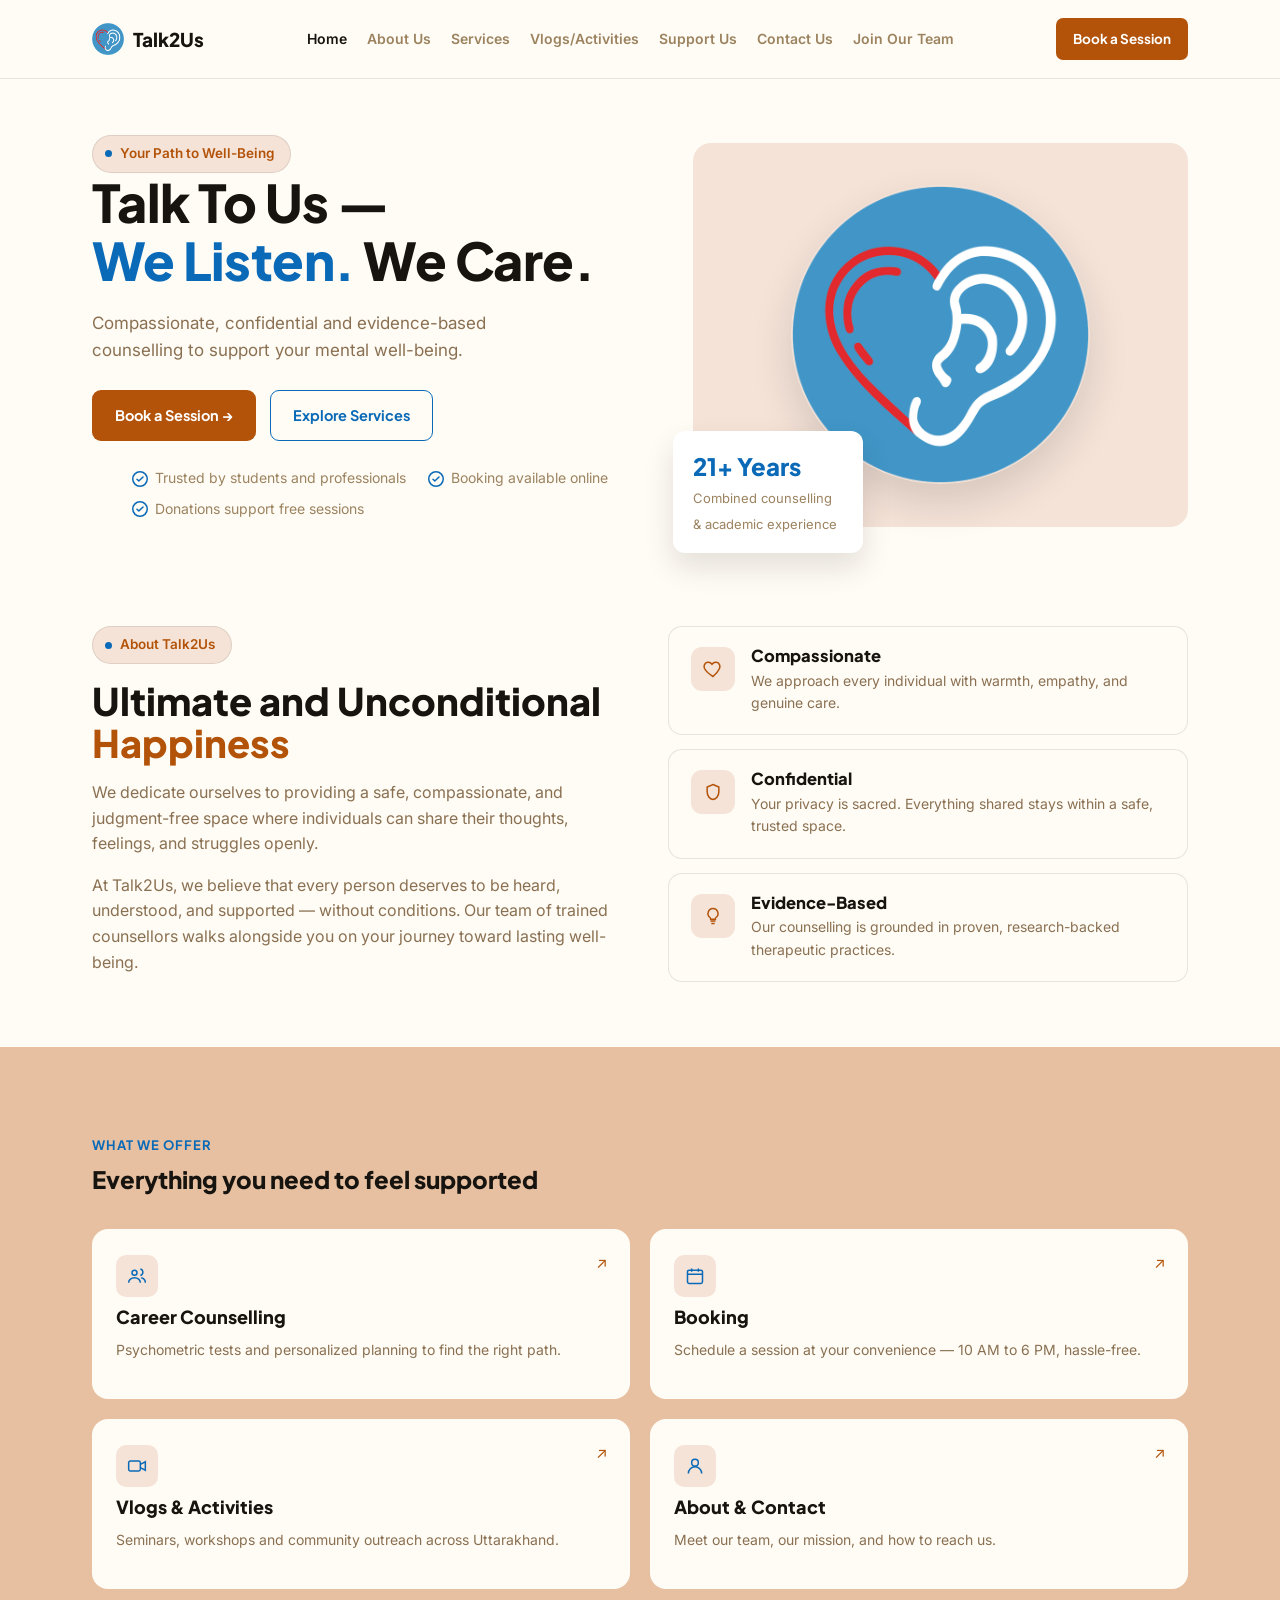
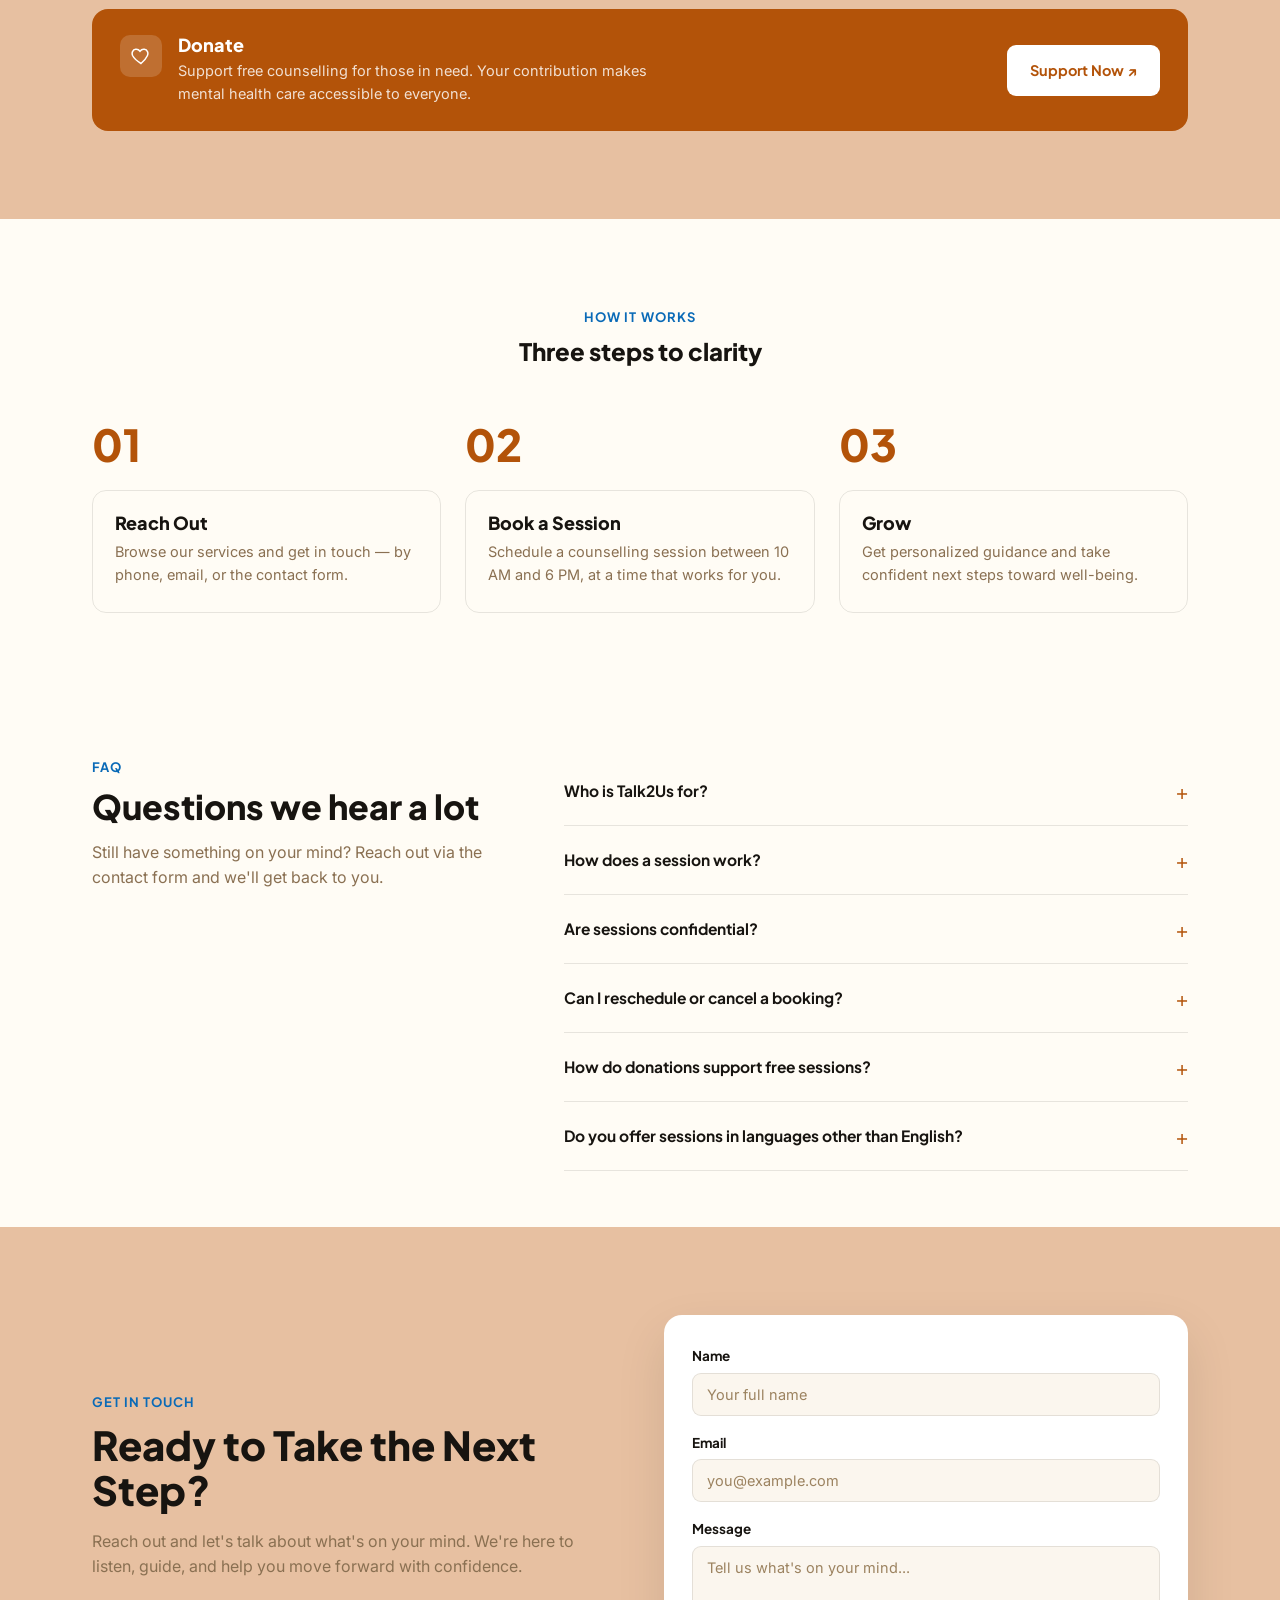
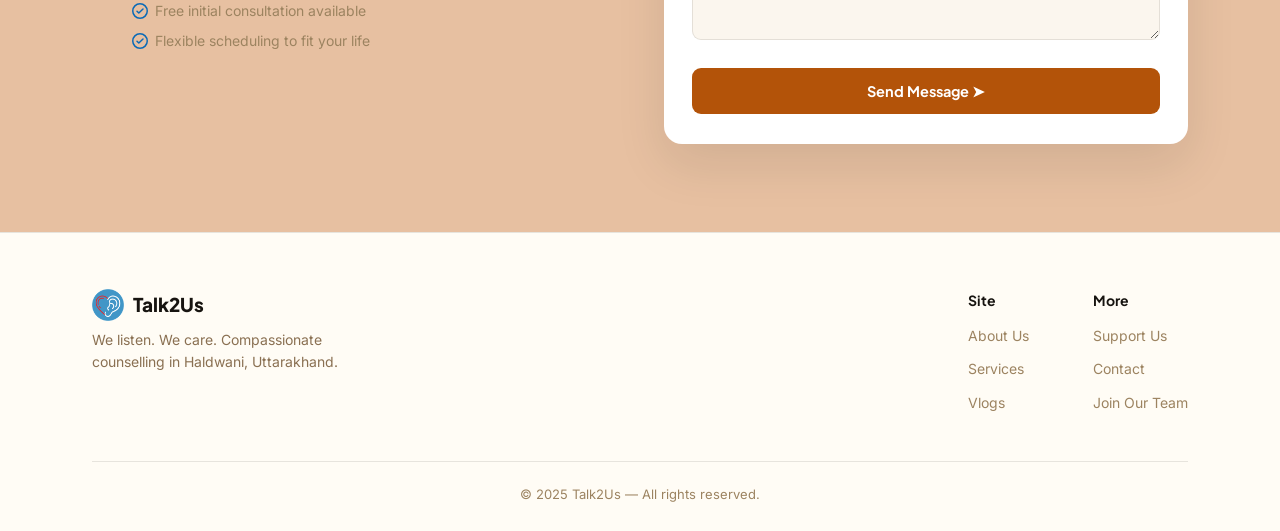
<file: index.html>
<!doctype html>
<html lang="en">
<head>
<meta charset="utf-8">
<meta name="viewport" content="width=device-width,initial-scale=1">
<title>Talk2Us — Counselling & Career Guidance, Haldwani</title>
<meta name="description" content="Compassionate, confidential and evidence-based counselling to support your mental well-being — Talk2Us, Haldwani, Uttarakhand.">
<link rel="icon" type="image/png" href="assets/favicon.png">
<link rel="stylesheet" href="style.css">
</head>
<body>

<header class="site-header">
  <div class="wrap">
    <a href="index.html" class="logo"><img class="logo-icon" src="assets/talk2us-logo.png" alt="">Talk2Us</a>
    <button class="nav-toggle" aria-label="Toggle menu" aria-expanded="false">☰</button>
    <nav class="primary">
      <a href="index.html" class="current">Home</a>
      <a href="about.html">About Us</a>
      <a href="services.html">Services</a>
      <a href="vlogs.html">Vlogs/Activities</a>
      <a href="donate.html">Support Us</a>
      <a href="contact.html">Contact Us</a>
      <a href="join.html">Join Our Team</a>
      <div class="mobile-actions">
        <a href="donate.html" class="btn btn-outline">Donate</a>
        <a href="booking.html" class="btn btn-primary">Book a Session</a>
      </div>
    </nav>
    <div class="header-actions">
      <a href="booking.html" class="btn btn-primary btn-sm">Book a Session</a>
    </div>
  </div>
</header>

<!-- HERO -->
<section class="hero">
  <div class="wrap">
    <div class="hero-copy">
      <span class="pill"><span class="dot"></span>Your Path to Well-Being</span>
     <h1 class="hero-title">
  <span class="hero-heading-line">Talk To Us —</span>
  <span class="hero-heading-line">
    <span class="accent">We Listen.</span> We Care.
  </span>
</h1>
      <p class="lede">Compassionate, confidential and evidence-based counselling to support your mental well-being.</p>
      <div class="hero-actions">
        <a href="booking.html" class="btn btn-primary">Book a Session →</a>
        <a href="services.html" class="btn btn-outline-blue">Explore Services</a>
      </div>
      <ul class="trust-list">
        <li><svg width="16" height="16" viewBox="0 0 16 16" fill="none"><circle cx="8" cy="8" r="7.25" stroke="#0A6AB7" stroke-width="1.5"/><path d="M5 8.2l1.8 1.8L11 6" stroke="#0A6AB7" stroke-width="1.5" stroke-linecap="round" stroke-linejoin="round"/></svg>Trusted by students and professionals</li>
        <li><svg width="16" height="16" viewBox="0 0 16 16" fill="none"><circle cx="8" cy="8" r="7.25" stroke="#0A6AB7" stroke-width="1.5"/><path d="M5 8.2l1.8 1.8L11 6" stroke="#0A6AB7" stroke-width="1.5" stroke-linecap="round" stroke-linejoin="round"/></svg>Booking available online</li>
        <li><svg width="16" height="16" viewBox="0 0 16 16" fill="none"><circle cx="8" cy="8" r="7.25" stroke="#0A6AB7" stroke-width="1.5"/><path d="M5 8.2l1.8 1.8L11 6" stroke="#0A6AB7" stroke-width="1.5" stroke-linecap="round" stroke-linejoin="round"/></svg>Donations support free sessions</li>
      </ul>
    </div>
    <div class="hero-media">
      <div class="hero-logo-panel" style="background:#F5E3D8;border-radius:18px;aspect-ratio:4/3.1;display:flex;align-items:center;justify-content:center;"><img src="assets/hero-logo.png" alt="Talk2Us — a heart and an ear, symbolising care and listening" style="width:auto;height:78%;aspect-ratio:1/1;border-radius:50%;object-fit:contain;box-shadow:0 18px 40px rgba(23,20,16,.14);"></div>
      <div class="stat-card">
        <span class="num">21+ Years</span>
        <span class="label">Combined counselling &amp; academic experience</span>
      </div>
    </div>
  </div>
</section>

<!-- ABOUT -->
<section class="tight">
  <div class="wrap about-split">
    <div>
      <span class="pill"><span class="dot"></span>About Talk2Us</span>
      <h2 style="margin-top:16px;">Ultimate and Unconditional <span class="accent">Happiness</span></h2>
      <p>We dedicate ourselves to providing a safe, compassionate, and judgment-free space where individuals can share their thoughts, feelings, and struggles openly.</p>
      <p>At Talk2Us, we believe that every person deserves to be heard, understood, and supported — without conditions. Our team of trained counsellors walks alongside you on your journey toward lasting well-being.</p>
    </div>
    <div class="feature-rows">
      <div class="feature-row">
        <span class="icon">
          <svg width="20" height="20" viewBox="0 0 24 24" fill="none" stroke="currentColor" stroke-width="1.8"><path d="M12 21s-7.5-4.6-10-9.3C.4 8.1 2 4.5 5.6 4c2.1-.3 4 .7 5.2 2.3C12 4.7 13.9 3.7 16 4c3.6.5 5.2 4.1 3.6 7.7C17.5 16.4 12 21 12 21z"/></svg>
        </span>
        <div>
          <h3>Compassionate</h3>
          <p>We approach every individual with warmth, empathy, and genuine care.</p>
        </div>
      </div>
      <div class="feature-row">
        <span class="icon">
          <svg width="20" height="20" viewBox="0 0 24 24" fill="none" stroke="currentColor" stroke-width="1.8"><path d="M12 3l7 3v6c0 4.4-3 8.4-7 9-4-.6-7-4.6-7-9V6l7-3z"/></svg>
        </span>
        <div>
          <h3>Confidential</h3>
          <p>Your privacy is sacred. Everything shared stays within a safe, trusted space.</p>
        </div>
      </div>
      <div class="feature-row">
        <span class="icon">
          <svg width="20" height="20" viewBox="0 0 24 24" fill="none" stroke="currentColor" stroke-width="1.8"><path d="M9 18h6M10 21h4M12 3a6 6 0 00-3.6 10.8c.5.4.8 1 .8 1.7v.5h5.6v-.5c0-.7.3-1.3.8-1.7A6 6 0 0012 3z"/></svg>
        </span>
        <div>
          <h3>Evidence-Based</h3>
          <p>Our counselling is grounded in proven, research-backed therapeutic practices.</p>
        </div>
      </div>
    </div>
  </div>
</section>

<!-- WHAT WE OFFER -->
<section class="on-peach">
  <div class="wrap">
    <span class="eyebrow">What We Offer</span>
    <h2 style="max-width:520px;">Everything you need to feel supported</h2>
    <div class="offer-grid">
      <a href="services.html" class="offer-card">
        <span class="arrow">↗</span>
        <span class="icon"><svg width="20" height="20" viewBox="0 0 24 24" fill="none" stroke="currentColor" stroke-width="1.8"><circle cx="9" cy="8" r="3"/><path d="M2 20c0-3.3 3.1-6 7-6s7 2.7 7 6"/><path d="M16 3.5c1.7.4 3 2 3 3.9s-1.3 3.5-3 3.9M22 20c0-2.8-2.2-5.2-5-5.8"/></svg></span>
        <h3>Career Counselling</h3>
        <p>Psychometric tests and personalized planning to find the right path.</p>
      </a>
      <a href="booking.html" class="offer-card">
        <span class="arrow">↗</span>
        <span class="icon"><svg width="20" height="20" viewBox="0 0 24 24" fill="none" stroke="currentColor" stroke-width="1.8"><rect x="3" y="5" width="18" height="16" rx="2"/><path d="M3 10h18M8 3v4M16 3v4"/></svg></span>
        <h3>Booking</h3>
        <p>Schedule a session at your convenience — 10 AM to 6 PM, hassle-free.</p>
      </a>
      <a href="vlogs.html" class="offer-card">
        <span class="arrow">↗</span>
        <span class="icon"><svg width="20" height="20" viewBox="0 0 24 24" fill="none" stroke="currentColor" stroke-width="1.8"><rect x="2" y="6" width="14" height="12" rx="2"/><path d="M16 10l6-3v10l-6-3"/></svg></span>
        <h3>Vlogs &amp; Activities</h3>
        <p>Seminars, workshops and community outreach across Uttarakhand.</p>
      </a>
      <a href="about.html" class="offer-card">
        <span class="arrow">↗</span>
        <span class="icon"><svg width="20" height="20" viewBox="0 0 24 24" fill="none" stroke="currentColor" stroke-width="1.8"><circle cx="12" cy="8" r="4"/><path d="M4 21c0-4.4 3.6-8 8-8s8 3.6 8 8"/></svg></span>
        <h3>About &amp; Contact</h3>
        <p>Meet our team, our mission, and how to reach us.</p>
      </a>

      <div class="donate-banner">
        <div class="left">
          <span class="icon"><svg width="20" height="20" viewBox="0 0 24 24" fill="none" stroke="currentColor" stroke-width="1.8"><path d="M12 21s-7.5-4.6-10-9.3C.4 8.1 2 4.5 5.6 4c2.1-.3 4 .7 5.2 2.3C12 4.7 13.9 3.7 16 4c3.6.5 5.2 4.1 3.6 7.7C17.5 16.4 12 21 12 21z"/></svg></span>
          <div>
            <h3>Donate</h3>
            <p>Support free counselling for those in need. Your contribution makes mental health care accessible to everyone.</p>
          </div>
        </div>
        <a href="donate.html" class="btn btn-white">Support Now ↗</a>
      </div>
    </div>
  </div>
</section>

<!-- HOW IT WORKS -->
<section class="center">
  <div class="wrap">
    <span class="eyebrow">How It Works</span>
    <h2>Three steps to clarity</h2>
    <div class="steps-grid">
      <div style="text-align:left;">
        <span class="step-num">01</span>
        <div class="step-card">
          <h3>Reach Out</h3>
          <p>Browse our services and get in touch — by phone, email, or the contact form.</p>
        </div>
      </div>
      <div style="text-align:left;">
        <span class="step-num">02</span>
        <div class="step-card">
          <h3>Book a Session</h3>
          <p>Schedule a counselling session between 10 AM and 6 PM, at a time that works for you.</p>
        </div>
      </div>
      <div style="text-align:left;">
        <span class="step-num">03</span>
        <div class="step-card">
          <h3>Grow</h3>
          <p>Get personalized guidance and take confident next steps toward well-being.</p>
        </div>
      </div>
    </div>
  </div>
</section>

<!-- FAQ -->
<section class="tight">
  <div class="wrap faq-layout">
    <div>
      <span class="eyebrow">FAQ</span>
      <h2>Questions we hear a lot</h2>
      <p>Still have something on your mind? Reach out via the contact form and we'll get back to you.</p>
    </div>
    <div class="faq-list">
      <details class="faq-item">
        <summary>Who is Talk2Us for? <span class="plus">+</span></summary>
        <p>Individuals, students, families and professionals in Haldwani and beyond — anyone looking for a safe, non-judgmental space to talk through what they're facing.</p>
      </details>
      <details class="faq-item">
        <summary>How does a session work? <span class="plus">+</span></summary>
        <p>You book a slot between 10 AM and 6 PM, and meet one-on-one with one of our trained counsellors in a confidential setting.</p>
      </details>
      <details class="faq-item">
        <summary>Are sessions confidential? <span class="plus">+</span></summary>
        <p>Yes. Confidentiality is one of our core values — everything you share stays within a safe, trusted space.</p>
      </details>
      <details class="faq-item">
        <summary>Can I reschedule or cancel a booking? <span class="plus">+</span></summary>
        <p>Yes, just reach out to us by phone or email and we'll help you find a new time.</p>
      </details>
      <details class="faq-item">
        <summary>How do donations support free sessions? <span class="plus">+</span></summary>
        <p>Donations help us offer free or low-cost sessions to students and job-seekers who might not otherwise be able to access support.</p>
      </details>
      <details class="faq-item">
        <summary>Do you offer sessions in languages other than English? <span class="plus">+</span></summary>
        <p>Yes — sessions are also available in Hindi, based on what's most comfortable for you.</p>
      </details>
    </div>
  </div>
</section>

<!-- FINAL CTA -->
<section class="on-peach">
  <div class="wrap cta-split">
    <div>
      <span class="eyebrow">Get in Touch</span>
      <h2>Ready to Take the Next Step?</h2>
      <p>Reach out and let's talk about what's on your mind. We're here to listen, guide, and help you move forward with confidence.</p>
      <ul class="trust-list">
        <li><svg width="16" height="16" viewBox="0 0 16 16" fill="none"><circle cx="8" cy="8" r="7.25" stroke="#0A6AB7" stroke-width="1.5"/><path d="M5 8.2l1.8 1.8L11 6" stroke="#0A6AB7" stroke-width="1.5" stroke-linecap="round" stroke-linejoin="round"/></svg>Free initial consultation available</li>
        <li><svg width="16" height="16" viewBox="0 0 16 16" fill="none"><circle cx="8" cy="8" r="7.25" stroke="#0A6AB7" stroke-width="1.5"/><path d="M5 8.2l1.8 1.8L11 6" stroke="#0A6AB7" stroke-width="1.5" stroke-linecap="round" stroke-linejoin="round"/></svg>Flexible scheduling to fit your life</li>
      </ul>
    </div>
    <form class="contact-panel gs-form">
      <input type="hidden" name="form_type" value="contact">
      <div class="field">
        <label for="cname">Name</label>
        <input type="text" id="cname" name="name" placeholder="Your full name">
      </div>
      <div class="field">
        <label for="cemail">Email</label>
        <input type="email" id="cemail" name="email" placeholder="you@example.com">
      </div>
      <div class="field">
        <label for="cmessage">Message</label>
        <textarea id="cmessage" name="message" rows="4" placeholder="Tell us what's on your mind..."></textarea>
      </div>
      <button type="submit" class="btn btn-primary">Send Message ➤</button>
    </form>
  </div>
</section>

<footer class="site-footer">
  <div class="wrap">
    <div class="footer-top">
      <div class="footer-brand-block">
        <a href="index.html" class="logo"><img class="logo-icon" src="assets/talk2us-logo.png" alt="">Talk2Us</a>
        <p>We listen. We care. Compassionate counselling in Haldwani, Uttarakhand.</p>
      </div>
      <div class="footer-cols">
        <div class="footer-col">
          <h4>Site</h4>
          <a href="about.html">About Us</a>
          <a href="services.html">Services</a>
          <a href="vlogs.html">Vlogs</a>
        </div>
        <div class="footer-col">
          <h4>More</h4>
          <a href="donate.html">Support Us</a>
          <a href="contact.html">Contact</a>
          <a href="join.html">Join Our Team</a>
        </div>
      </div>
    </div>
    <div class="footer-bottom">© 2025 Talk2Us — All rights reserved.</div>
  </div>
</footer>

<script src="script.js"></script>
</body>
</html>
</file>
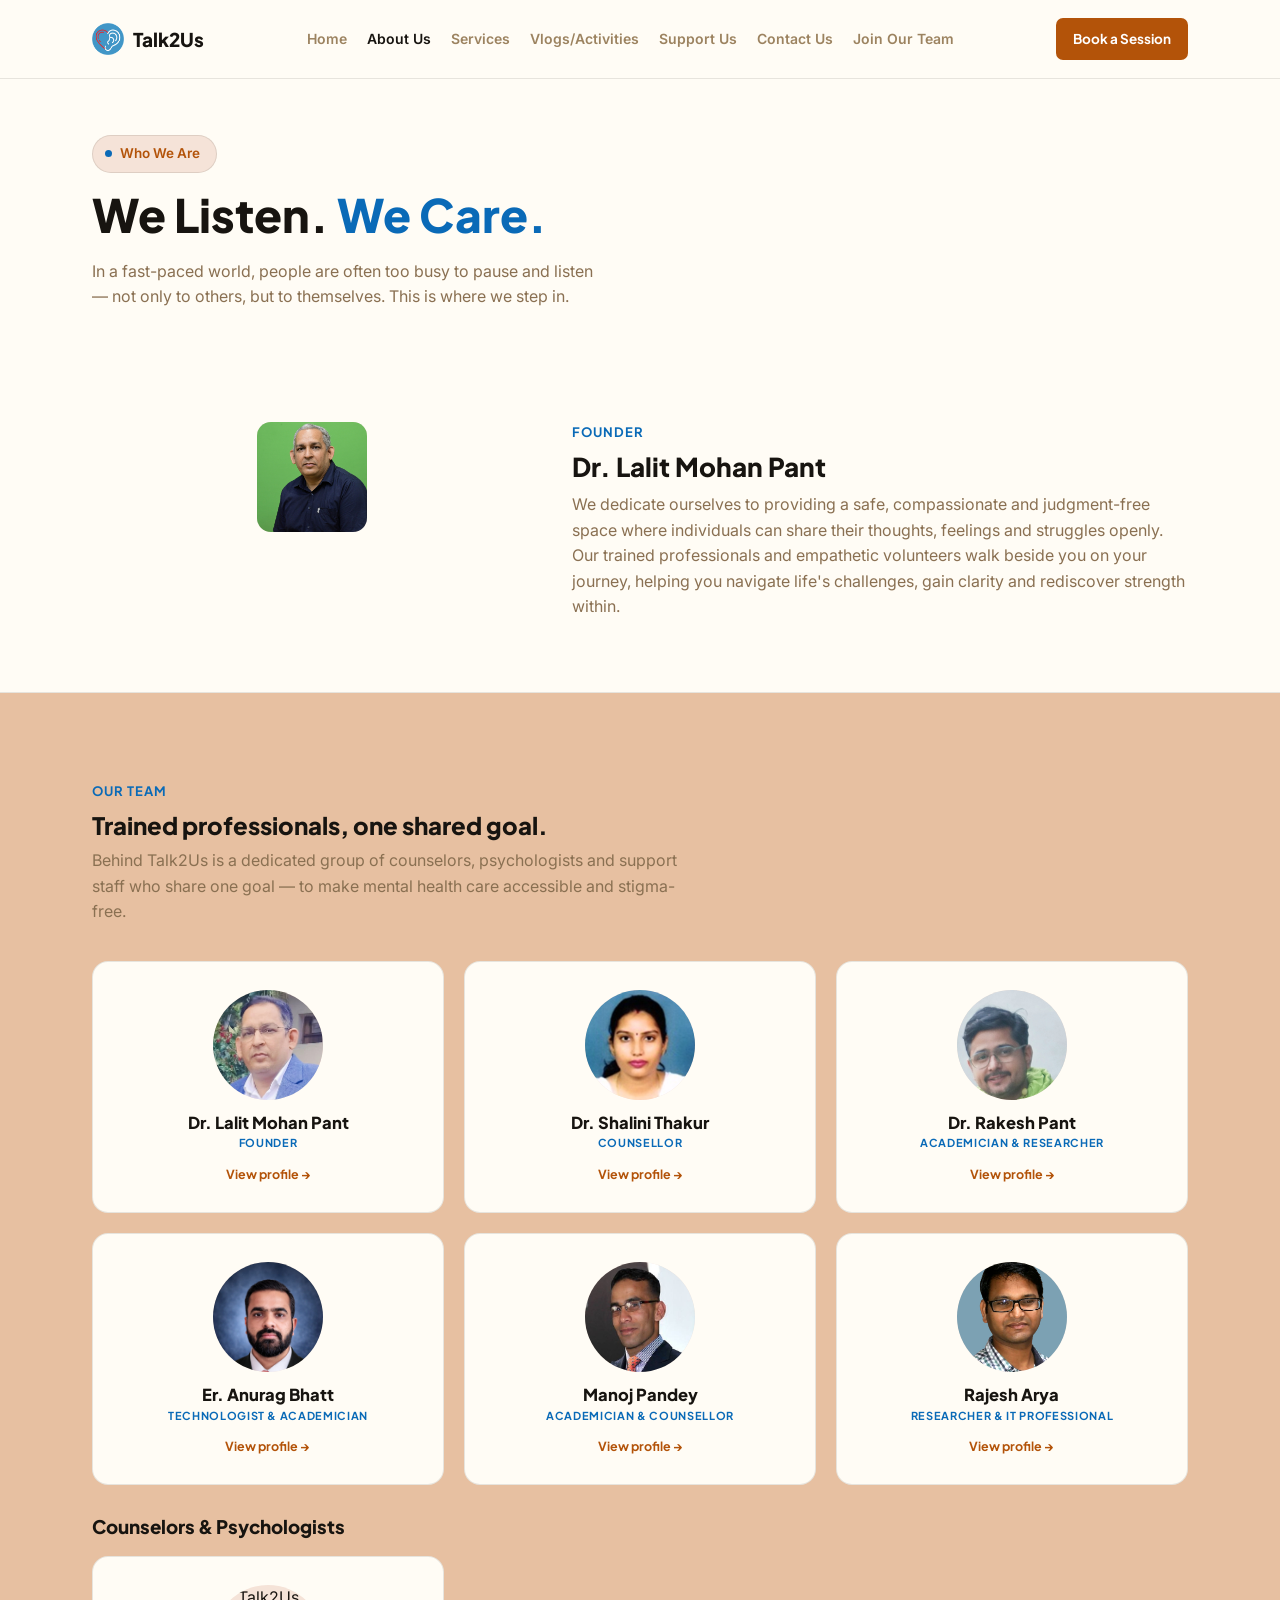
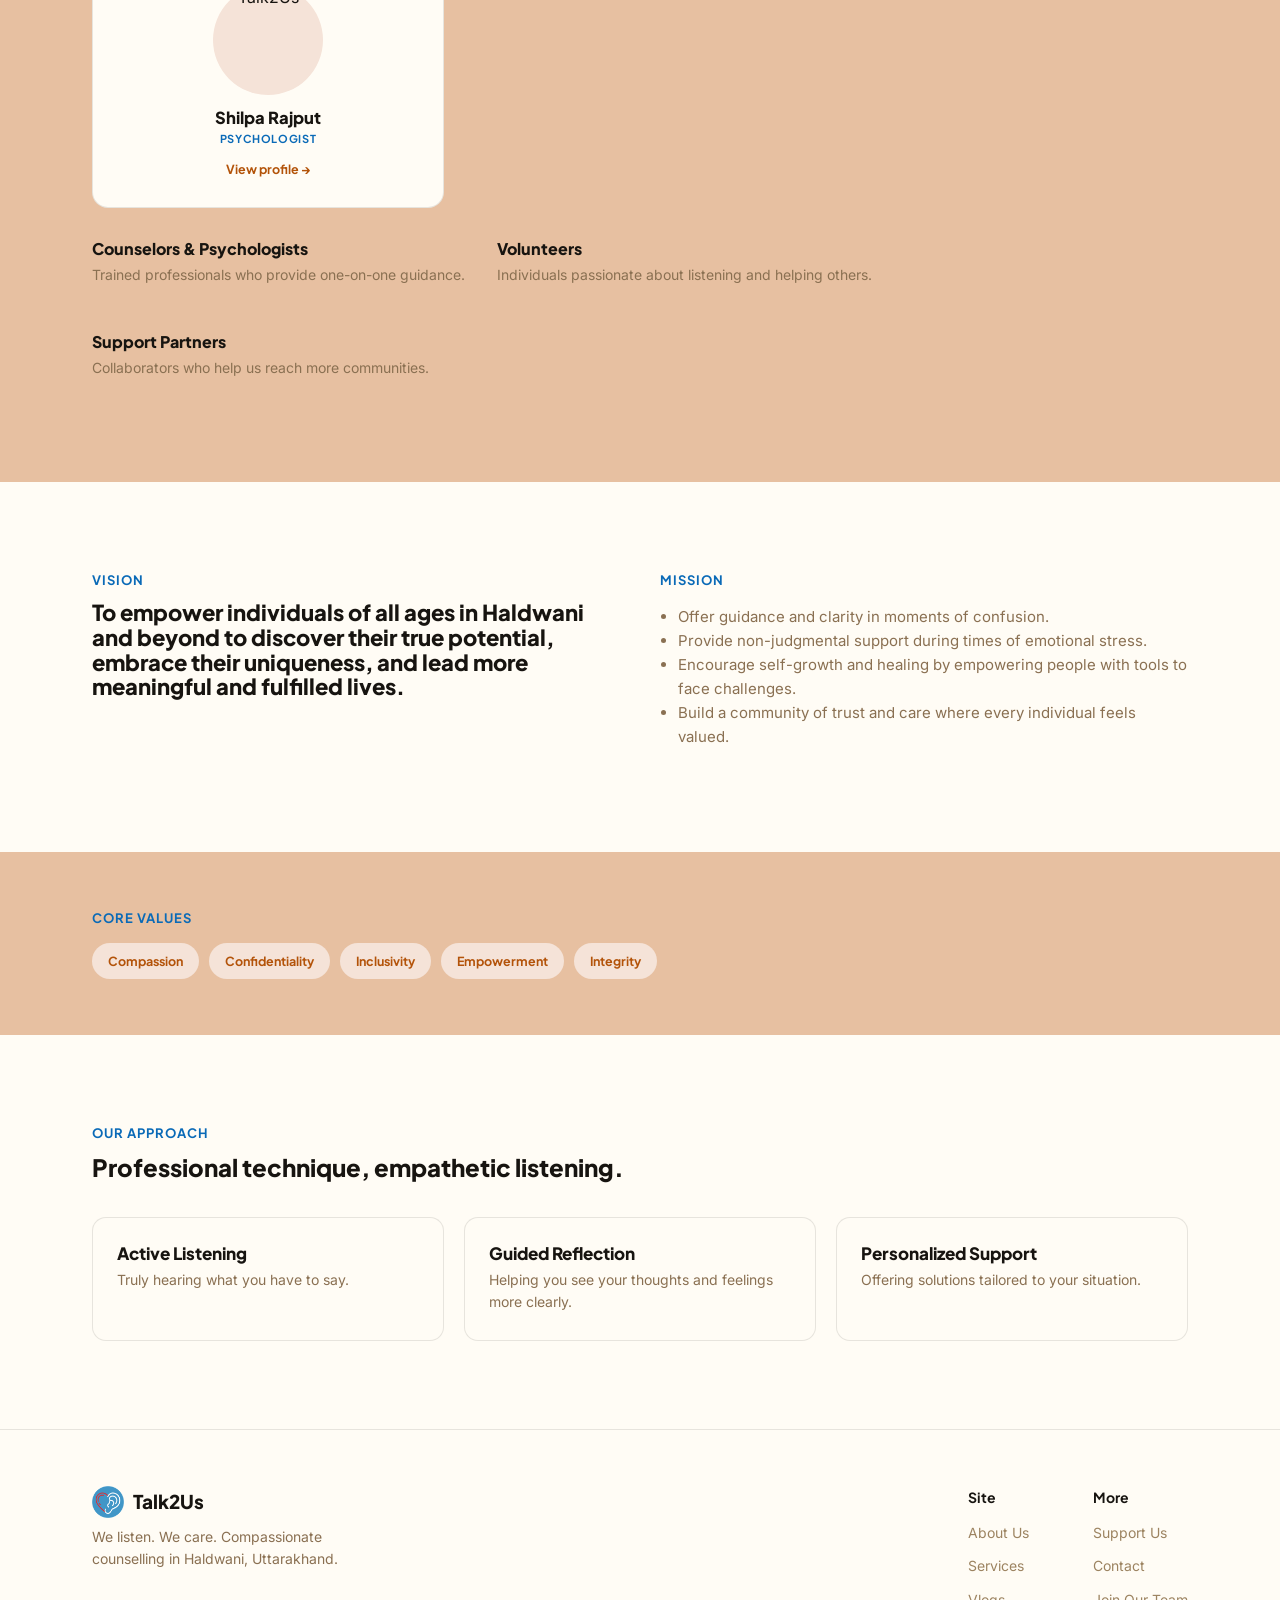
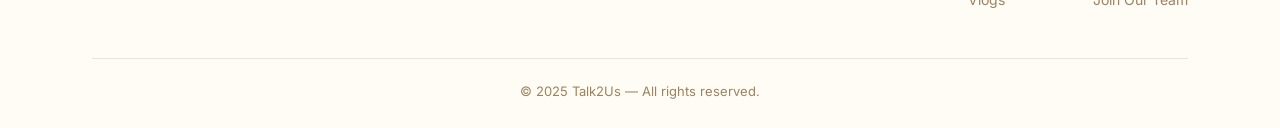
<file: about.html>
<!doctype html>
<html lang="en">
<head>
<meta charset="utf-8">
<meta name="viewport" content="width=device-width,initial-scale=1">
<title>About Us — Talk2Us</title>
<meta name="description" content="Meet the team behind Talk2Us and learn about our vision, mission and approach to counselling in Haldwani.">
<link rel="icon" type="image/png" href="assets/favicon.png">
<link rel="stylesheet" href="style.css">
</head>
<body>

<header class="site-header">
  <div class="wrap">
    <a href="index.html" class="logo"><img class="logo-icon" src="assets/talk2us-logo.png" alt="">Talk2Us</a>
    <button class="nav-toggle" aria-label="Toggle menu" aria-expanded="false">☰</button>
    <nav class="primary">
      <a href="index.html">Home</a>
      <a href="about.html" class="current">About Us</a>
      <a href="services.html">Services</a>
      <a href="vlogs.html">Vlogs/Activities</a>
      <a href="donate.html">Support Us</a>
      <a href="contact.html">Contact Us</a>
      <a href="join.html">Join Our Team</a>
      <div class="mobile-actions">
        <a href="donate.html" class="btn btn-outline">Donate</a>
        <a href="booking.html" class="btn btn-primary">Book a Session</a>
      </div>
    </nav>
    <div class="header-actions">
      <a href="booking.html" class="btn btn-primary btn-sm">Book a Session</a>
    </div>
  </div>
</header>

<section class="page-hero">
  <div class="wrap">
    <span class="pill"><span class="dot"></span>Who We Are</span>
    <h1 style="margin-top:16px;">We Listen. <span style="color:var(--blue);">We Care.</span></h1>
    <p>In a fast-paced world, people are often too busy to pause and listen — not only to others, but to themselves. This is where we step in.</p>
  </div>
</section>

<section class="tight">
  <div class="wrap">
    <div style="display:grid; grid-template-columns:1fr 1.4fr; gap:40px; align-items:start;">
      <div class="team-photo" style="border-radius:14px;">
        <img src="assets/Dr Pant.JPG" alt="Dr. Lalit Mohan Pant, Founder of Talk2Us">
      </div>
      <div>
        <span class="eyebrow">Founder</span>
        <h2 style="font-size:26px;">Dr. Lalit Mohan Pant</h2>
        <p>We dedicate ourselves to providing a safe, compassionate and judgment-free space where individuals can share their thoughts, feelings and struggles openly. Our trained professionals and empathetic volunteers walk beside you on your journey, helping you navigate life's challenges, gain clarity and rediscover strength within.</p>
      </div>
    </div>
  </div>
</section>

<hr class="divider">

<section class="on-peach">
  <div class="wrap">
    <div class="section-head">
      <span class="eyebrow">Our Team</span>
      <h2>Trained professionals, one shared goal.</h2>
      <p>Behind Talk2Us is a dedicated group of counselors, psychologists and support staff who share one goal — to make mental health care accessible and stigma-free.</p>
    </div>
    <div class="team-grid" id="talk2us-team-grid">
      <a href="team-lalit-pant.html" class="team-card">
        <div class="team-photo"><img src="assets/Founder.jpg" alt="Dr. Lalit Mohan Pant"></div>
        <div class="team-body">
          <h3>Dr. Lalit Mohan Pant</h3>
          <span class="team-role">Founder</span>
          <span class="team-view">View profile →</span>
        </div>
      </a>
      <a href="team-shalini-thakur.html" class="team-card">
        <div class="team-photo"><img src="assets/Dr. Shalini Thakur.png" alt="Dr. Shalini Thakur"></div>
        <div class="team-body">
          <h3>Dr. Shalini Thakur</h3>
          <span class="team-role">Counsellor</span>
          <span class="team-view">View profile →</span>
        </div>
      </a>
      <a href="team-rakesh-pant.html" class="team-card">
        <div class="team-photo"><img src="assets/Dr Rakesh Pant.jpeg" alt="Dr. Rakesh Pant"></div>
        <div class="team-body">
          <h3>Dr. Rakesh Pant</h3>
          <span class="team-role">Academician &amp; Researcher</span>
          <span class="team-view">View profile →</span>
        </div>
      </a>
      <a href="team-anurag-bhatt.html" class="team-card">
        <div class="team-photo"><img src="assets/Er Anurag Bhatt.jpeg" alt="Er. Anurag Bhatt"></div>
        <div class="team-body">
          <h3>Er. Anurag Bhatt</h3>
          <span class="team-role">Technologist &amp; Academician</span>
          <span class="team-view">View profile →</span>
        </div>
      </a>
      <a href="team-manoj-pandey.html" class="team-card">
        <div class="team-photo"><img src="assets/Manoj Pandey.jpeg" alt="Manoj Pandey"></div>
        <div class="team-body">
          <h3>Manoj Pandey</h3>
          <span class="team-role">Academician &amp; Counsellor</span>
          <span class="team-view">View profile →</span>
        </div>
      </a>
      <a href="team-rajesh-arya.html" class="team-card">
        <div class="team-photo"><img src="assets/Rajesh Arya.png" alt="Rajesh Arya"></div>
        <div class="team-body">
          <h3>Rajesh Arya</h3>
          <span class="team-role">Researcher &amp; IT Professional</span>
          <span class="team-view">View profile →</span>
        </div>
      </a>
    </div>
    <div style="display:flex; gap:32px; flex-wrap:wrap; margin-top:32px;">
      <div>
        <h3 style="font-size:16px;">Counselors &amp; Psychologists</h3>
        <p style="font-size:14px;">Trained professionals who provide one-on-one guidance.</p>
      </div>
      <div>
        <h3 style="font-size:16px;">Volunteers</h3>
        <p style="font-size:14px;">Individuals passionate about listening and helping others.</p>
      </div>
      <div>
        <h3 style="font-size:16px;">Support Partners</h3>
        <p style="font-size:14px;">Collaborators who help us reach more communities.</p>
      </div>
    </div>
  </div>
</section>

<section>
  <div class="wrap">
    <div style="display:grid; grid-template-columns:1fr 1fr; gap:40px;">
      <div>
        <span class="eyebrow">Vision</span>
        <h2 style="font-size:22px;">To empower individuals of all ages in Haldwani and beyond to discover their true potential, embrace their uniqueness, and lead more meaningful and fulfilled lives.</h2>
      </div>
      <div>
        <span class="eyebrow">Mission</span>
        <ul style="padding-left:18px; color:var(--muted); font-size:15px;">
          <li>Offer guidance and clarity in moments of confusion.</li>
          <li>Provide non-judgmental support during times of emotional stress.</li>
          <li>Encourage self-growth and healing by empowering people with tools to face challenges.</li>
          <li>Build a community of trust and care where every individual feels valued.</li>
        </ul>
      </div>
    </div>
  </div>
</section>

<section class="on-peach tight">
  <div class="wrap">
    <span class="eyebrow">Core Values</span>
    <div class="values" style="margin-top:14px;">
      <span class="value-chip">Compassion</span>
      <span class="value-chip">Confidentiality</span>
      <span class="value-chip">Inclusivity</span>
      <span class="value-chip">Empowerment</span>
      <span class="value-chip">Integrity</span>
    </div>
  </div>
</section>

<section>
  <div class="wrap">
    <div class="section-head">
      <span class="eyebrow">Our Approach</span>
      <h2>Professional technique, empathetic listening.</h2>
    </div>
    <div class="pillars">
      <div class="pillar"><h3>Active Listening</h3><p>Truly hearing what you have to say.</p></div>
      <div class="pillar"><h3>Guided Reflection</h3><p>Helping you see your thoughts and feelings more clearly.</p></div>
      <div class="pillar"><h3>Personalized Support</h3><p>Offering solutions tailored to your situation.</p></div>
    </div>
  </div>
</section>

<footer class="site-footer">
  <div class="wrap">
    <div class="footer-top">
      <div class="footer-brand-block">
        <a href="index.html" class="logo"><img class="logo-icon" src="assets/talk2us-logo.png" alt="">Talk2Us</a>
        <p>We listen. We care. Compassionate counselling in Haldwani, Uttarakhand.</p>
      </div>
      <div class="footer-cols">
        <div class="footer-col">
          <h4>Site</h4>
          <a href="about.html">About Us</a>
          <a href="services.html">Services</a>
          <a href="vlogs.html">Vlogs</a>
        </div>
        <div class="footer-col">
          <h4>More</h4>
          <a href="donate.html">Support Us</a>
          <a href="contact.html">Contact</a>
          <a href="join.html">Join Our Team</a>
        </div>
      </div>
    </div>
    <div class="footer-bottom">© 2025 Talk2Us — All rights reserved.</div>
  </div>
</footer>

<script src="script.js"></script>
<script src="team.js?v=20261019-2" defer></script>
</body>
</html>
</file>
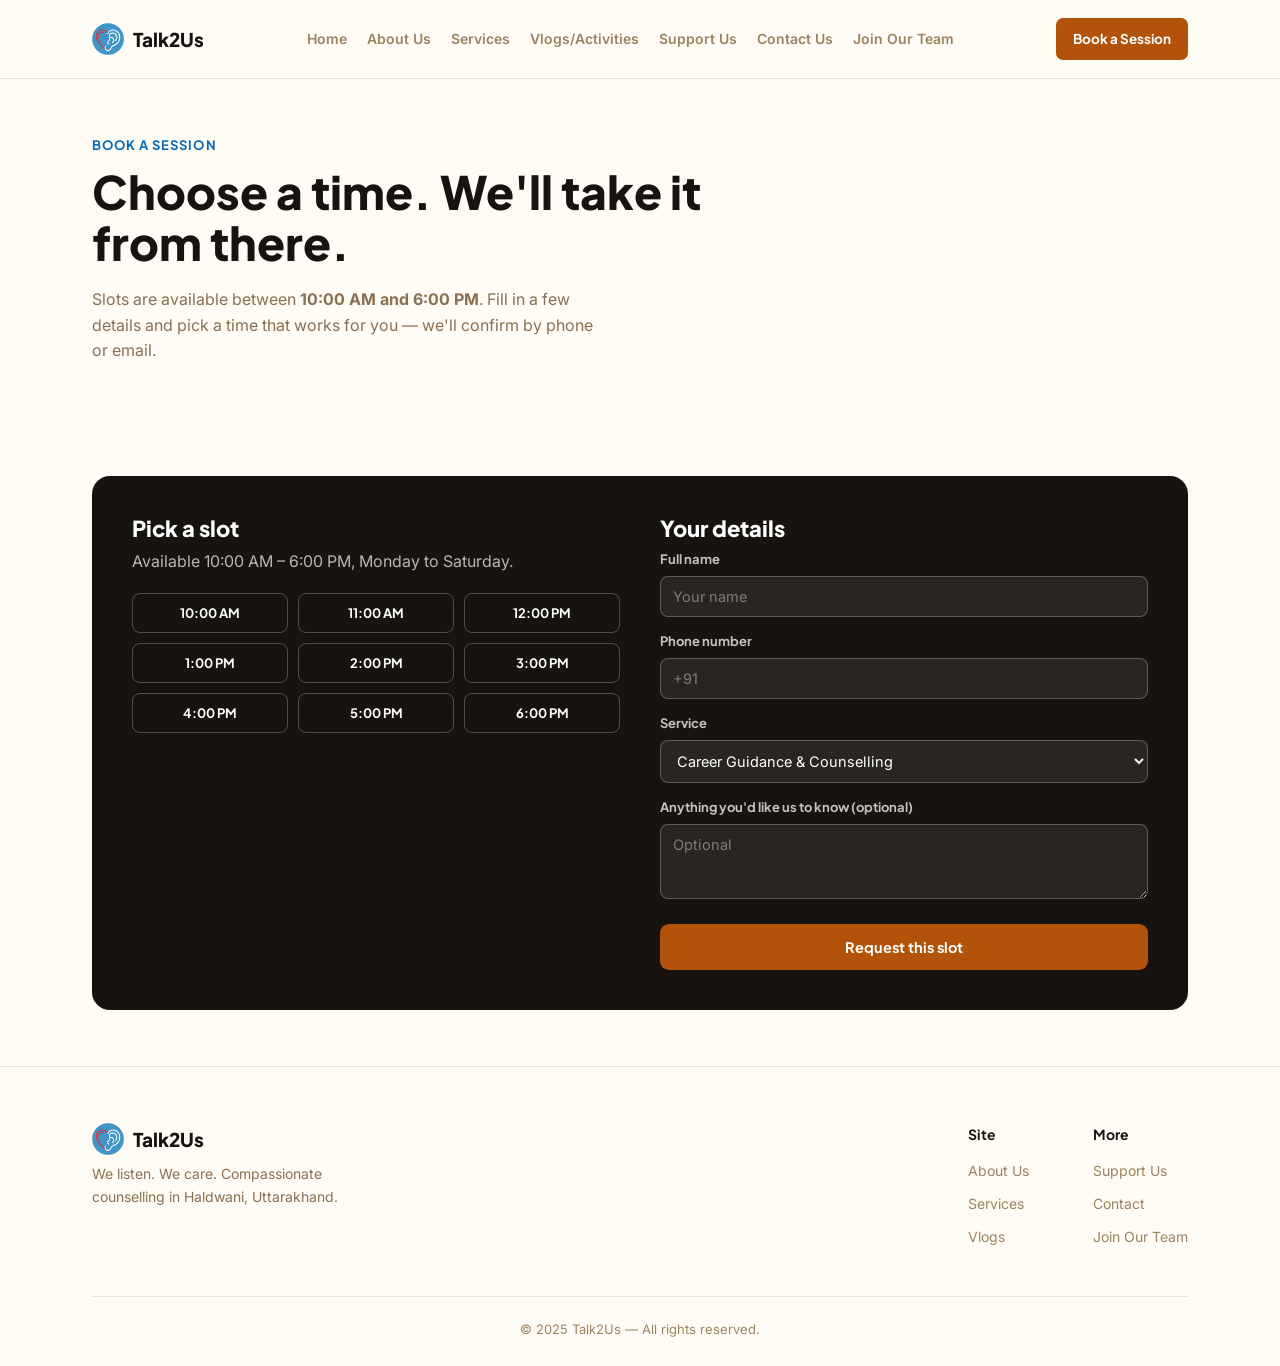
<file: booking.html>
<!doctype html>
<html lang="en">
<head>
<meta charset="utf-8">
<meta name="viewport" content="width=device-width,initial-scale=1">
<title>Book a Session — Talk2Us</title>
<meta name="description" content="Book a confidential counselling session with Talk2Us, Haldwani. Slots available 10:00 AM – 6:00 PM.">
<link rel="icon" type="image/png" href="assets/favicon.png">
<link rel="stylesheet" href="style.css">
</head>
<body>

<header class="site-header">
  <div class="wrap">
    <a href="index.html" class="logo"><img class="logo-icon" src="assets/talk2us-logo.png" alt="">Talk2Us</a>
    <button class="nav-toggle" aria-label="Toggle menu" aria-expanded="false">☰</button>
    <nav class="primary">
      <a href="index.html">Home</a>
      <a href="about.html">About Us</a>
      <a href="services.html">Services</a>
      <a href="vlogs.html">Vlogs/Activities</a>
      <a href="donate.html">Support Us</a>
      <a href="contact.html">Contact Us</a>
      <a href="join.html">Join Our Team</a>
      <div class="mobile-actions">
        <a href="donate.html" class="btn btn-outline">Donate</a>
        <a href="booking.html" class="btn btn-primary">Book a Session</a>
      </div>
    </nav>
    <div class="header-actions">
      <a href="booking.html" class="btn btn-primary btn-sm">Book a Session</a>
    </div>
  </div>
</header>

<section class="page-hero">
  <div class="wrap">
    <span class="eyebrow">Book a Session</span>
    <h1>Choose a time. We'll take it from there.</h1>
    <p>Slots are available between <strong>10:00 AM and 6:00 PM</strong>. Fill in a few details and pick a time that works for you — we'll confirm by phone or email.</p>
  </div>
</section>

<section class="tight">
  <div class="wrap">
    <form class="booking-panel gs-form" id="booking-form">
      <input type="hidden" name="form_type" value="booking">
      <div>
        <h2 style="font-size:22px;">Pick a slot</h2>
        <p>Available 10:00 AM – 6:00 PM, Monday to Saturday.</p>
        <div class="slot-grid">
          <button type="button" class="slot">10:00 AM</button>
          <button type="button" class="slot">11:00 AM</button>
          <button type="button" class="slot">12:00 PM</button>
          <button type="button" class="slot">1:00 PM</button>
          <button type="button" class="slot">2:00 PM</button>
          <button type="button" class="slot">3:00 PM</button>
          <button type="button" class="slot">4:00 PM</button>
          <button type="button" class="slot">5:00 PM</button>
          <button type="button" class="slot">6:00 PM</button>
        </div>
        <input type="hidden" name="preferred_time" id="chosen-slot" value="">
      </div>
      <div>
        <h2 style="font-size:22px; color:#fff;">Your details</h2>
        <div style="display:flex; flex-direction:column; gap:14px; margin-top:6px;">
          <div>
            <label for="name">Full name</label>
            <input type="text" id="name" name="name" placeholder="Your name" required>
          </div>
          <div>
            <label for="phone">Phone number</label>
            <input type="tel" id="phone" name="phone" placeholder="+91" required>
          </div>
          <div>
            <label for="service">Service</label>
            <select id="service" name="service">
              <option>Career Guidance &amp; Counselling</option>
              <option>Psychological Counselling</option>
              <option>Adolescent &amp; Child Counselling</option>
              <option>Family &amp; Relationship Counselling</option>
              <option>Workshops &amp; Group Programs</option>
              <option>Corporate Training &amp; Wellness</option>
              <option>Other</option>
            </select>
          </div>
          <div>
            <label for="notes">Anything you'd like us to know (optional)</label>
            <textarea id="notes" name="notes" rows="3" placeholder="Optional"></textarea>
          </div>
          <button type="submit" class="btn btn-primary" style="justify-content:center; margin-top:4px;">Request this slot</button>
        </div>
      </div>
    </form>
  </div>
</section>

<footer class="site-footer">
  <div class="wrap">
    <div class="footer-top">
      <div class="footer-brand-block">
        <a href="index.html" class="logo"><img class="logo-icon" src="assets/talk2us-logo.png" alt="">Talk2Us</a>
        <p>We listen. We care. Compassionate counselling in Haldwani, Uttarakhand.</p>
      </div>
      <div class="footer-cols">
        <div class="footer-col">
          <h4>Site</h4>
          <a href="about.html">About Us</a>
          <a href="services.html">Services</a>
          <a href="vlogs.html">Vlogs</a>
        </div>
        <div class="footer-col">
          <h4>More</h4>
          <a href="donate.html">Support Us</a>
          <a href="contact.html">Contact</a>
          <a href="join.html">Join Our Team</a>
        </div>
      </div>
    </div>
    <div class="footer-bottom">© 2025 Talk2Us — All rights reserved.</div>
  </div>
</footer>

<script src="script.js"></script>
</body>
</html>
</file>
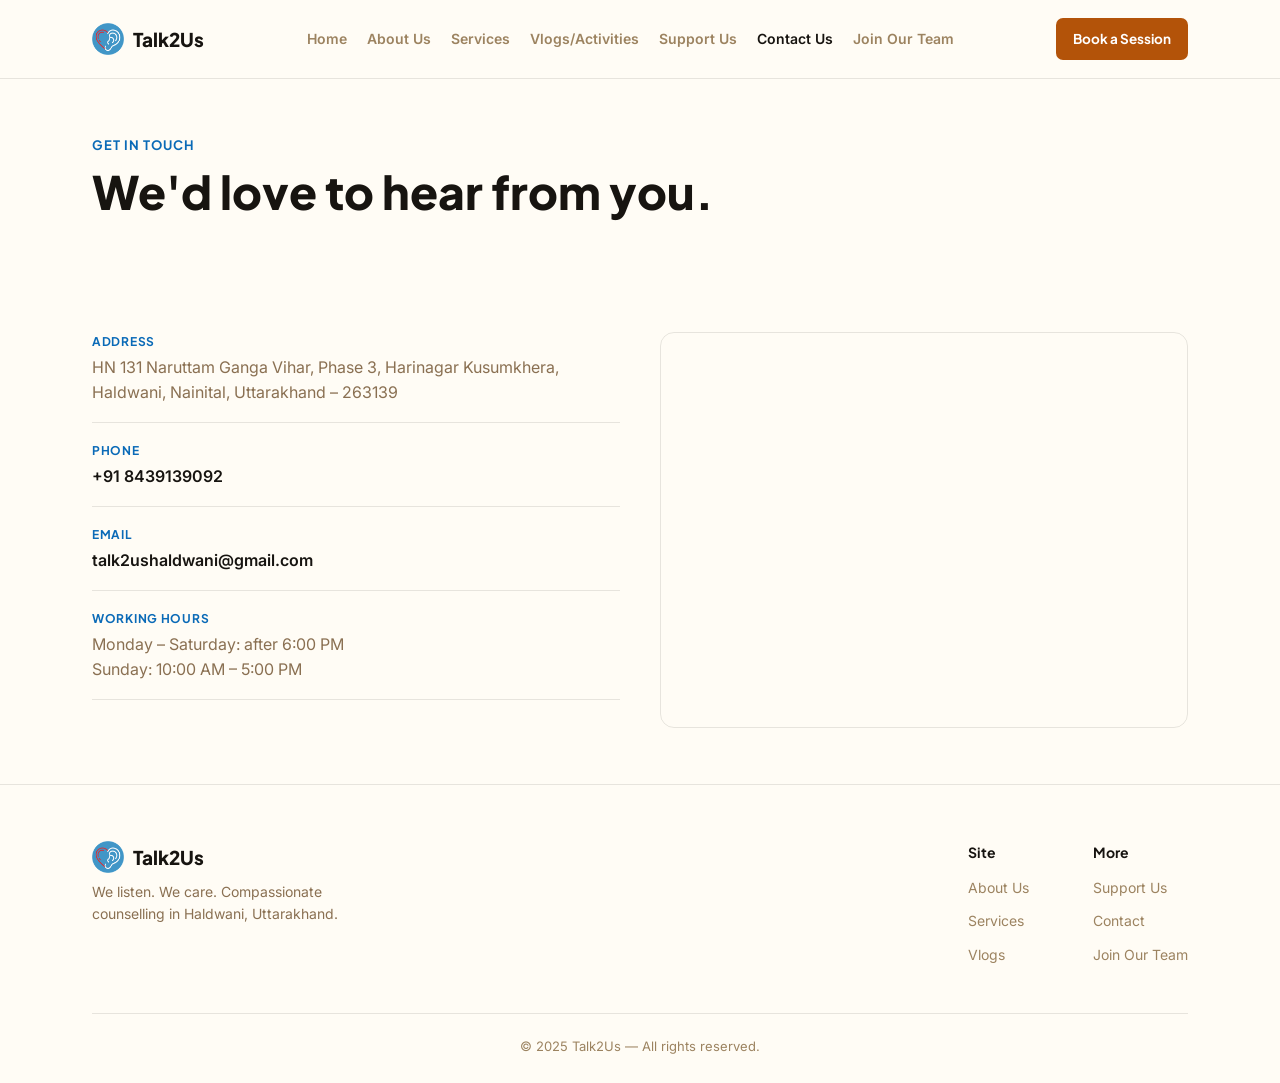
<file: contact.html>
<!doctype html>
<html lang="en">
<head>
<meta charset="utf-8">
<meta name="viewport" content="width=device-width,initial-scale=1">
<title>Contact Us — Talk2Us</title>
<meta name="description" content="Get in touch with Talk2Us in Haldwani, Uttarakhand — phone, email, address and working hours.">
<link rel="icon" type="image/png" href="assets/favicon.png">
<link rel="stylesheet" href="style.css">
</head>
<body>

<header class="site-header">
  <div class="wrap">
    <a href="index.html" class="logo"><img class="logo-icon" src="assets/talk2us-logo.png" alt="">Talk2Us</a>
    <button class="nav-toggle" aria-label="Toggle menu" aria-expanded="false">☰</button>
    <nav class="primary">
      <a href="index.html">Home</a>
      <a href="about.html">About Us</a>
      <a href="services.html">Services</a>
      <a href="vlogs.html">Vlogs/Activities</a>
      <a href="donate.html">Support Us</a>
      <a href="contact.html" class="current">Contact Us</a>
      <a href="join.html">Join Our Team</a>
      <div class="mobile-actions">
        <a href="donate.html" class="btn btn-outline">Donate</a>
        <a href="booking.html" class="btn btn-primary">Book a Session</a>
      </div>
    </nav>
    <div class="header-actions">
      <a href="booking.html" class="btn btn-primary btn-sm">Book a Session</a>
    </div>
  </div>
</header>

<section class="page-hero">
  <div class="wrap">
    <span class="eyebrow">Get in Touch</span>
    <h1>We'd love to hear from you.</h1>
  </div>
</section>

<section class="tight">
  <div class="wrap">
    <div class="contact-grid">
      <ul class="contact-list">
        <li>
          <span class="label">Address</span>
          HN 131 Naruttam Ganga Vihar, Phase 3, Harinagar Kusumkhera, Haldwani, Nainital, Uttarakhand – 263139
        </li>
        <li>
          <span class="label">Phone</span>
          <a href="tel:+918439139092">+91 8439139092</a>
        </li>
        <li>
          <span class="label">Email</span>
          <a href="mailto:talk2ushaldwani@gmail.com">talk2ushaldwani@gmail.com</a>
        </li>
        <li>
          <span class="label">Working hours</span>
          Monday – Saturday: after 6:00 PM<br>
          Sunday: 10:00 AM – 5:00 PM
        </li>
      </ul>
      <div class="map-frame">
        <iframe src="https://www.google.com/maps/embed?pb=!1m18!1m12!1m3!1d3482.044519479624!2d79.49733835338354!3d29.222244987673935!2m3!1f0!2f0!3f0!3m2!1i1024!2i768!4f13.1!3m3!1m2!1s0x39a09bf9cec602d9%3A0x7cedd3328440fc8a!2sTalk%20To%20Us%20Society!5e0!3m2!1sen!2sin!4v1792628480200!5m2!1sen!2sin" loading="lazy" referrerpolicy="strict-origin-when-cross-origin" allowfullscreen title="Talk To Us Society location"></iframe>
      </div>
    </div>
  </div>
</section>

<footer class="site-footer">
  <div class="wrap">
    <div class="footer-top">
      <div class="footer-brand-block">
        <a href="index.html" class="logo"><img class="logo-icon" src="assets/talk2us-logo.png" alt="">Talk2Us</a>
        <p>We listen. We care. Compassionate counselling in Haldwani, Uttarakhand.</p>
      </div>
      <div class="footer-cols">
        <div class="footer-col">
          <h4>Site</h4>
          <a href="about.html">About Us</a>
          <a href="services.html">Services</a>
          <a href="vlogs.html">Vlogs</a>
        </div>
        <div class="footer-col">
          <h4>More</h4>
          <a href="donate.html">Support Us</a>
          <a href="contact.html">Contact</a>
          <a href="join.html">Join Our Team</a>
        </div>
      </div>
    </div>
    <div class="footer-bottom">© 2025 Talk2Us — All rights reserved.</div>
  </div>
</footer>

<script src="script.js"></script>
</body>
</html>
</file>
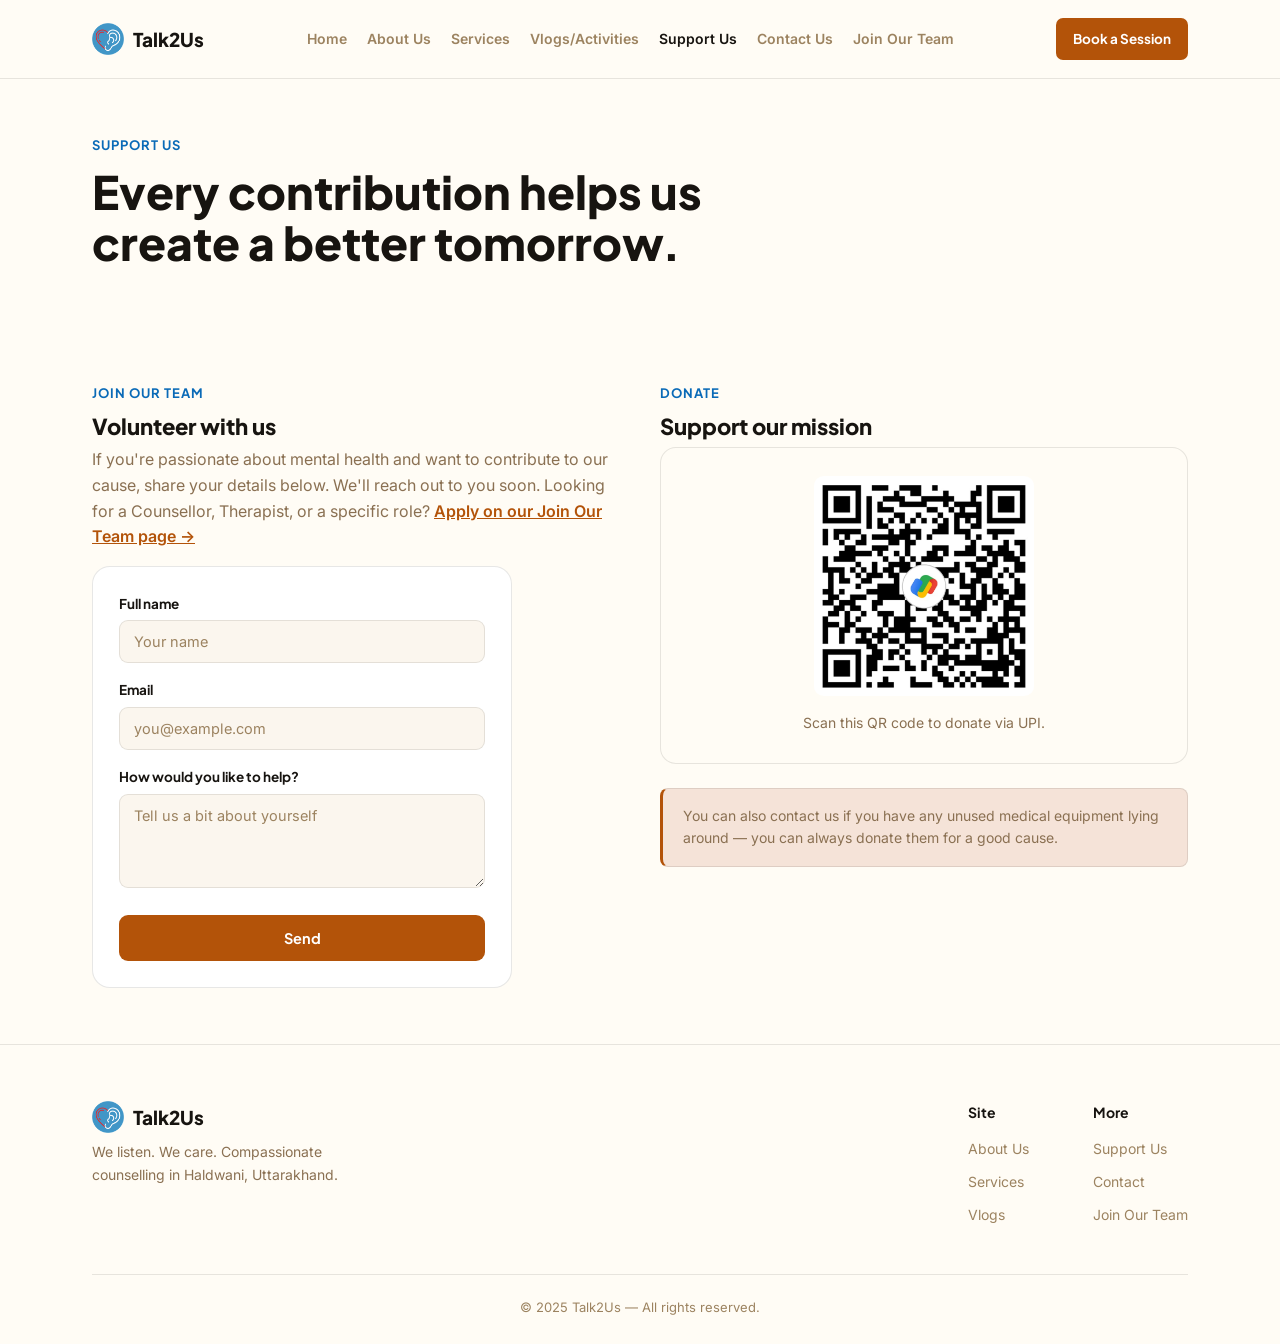
<file: donate.html>
<!doctype html>
<html lang="en">
<head>
<meta charset="utf-8">
<meta name="viewport" content="width=device-width,initial-scale=1">
<title>Support Us — Talk2Us</title>
<meta name="description" content="Volunteer with Talk2Us, donate, or contribute unused medical equipment to our mental health outreach in Haldwani.">
<link rel="icon" type="image/png" href="assets/favicon.png">
<link rel="stylesheet" href="style.css">
</head>
<body>

<header class="site-header">
  <div class="wrap">
    <a href="index.html" class="logo"><img class="logo-icon" src="assets/talk2us-logo.png" alt="">Talk2Us</a>
    <button class="nav-toggle" aria-label="Toggle menu" aria-expanded="false">☰</button>
    <nav class="primary">
      <a href="index.html">Home</a>
      <a href="about.html">About Us</a>
      <a href="services.html">Services</a>
      <a href="vlogs.html">Vlogs/Activities</a>
      <a href="donate.html" class="current">Support Us</a>
      <a href="contact.html">Contact Us</a>
      <a href="join.html">Join Our Team</a>
      <div class="mobile-actions">
        <a href="donate.html" class="btn btn-outline">Donate</a>
        <a href="booking.html" class="btn btn-primary">Book a Session</a>
      </div>
    </nav>
    <div class="header-actions">
      <a href="booking.html" class="btn btn-primary btn-sm">Book a Session</a>
    </div>
  </div>
</header>

<section class="page-hero">
  <div class="wrap">
    <span class="eyebrow">Support Us</span>
    <h1>Every contribution helps us create a better tomorrow.</h1>
  </div>
</section>

<section class="tight">
  <div class="wrap">
    <div class="donate-grid">
      <div>
        <span class="eyebrow">Join Our Team</span>
        <h2 style="font-size:22px;">Volunteer with us</h2>
        <p>If you're passionate about mental health and want to contribute to our cause, share your details below. We'll reach out to you soon. Looking for a Counsellor, Therapist, or a specific role? <a href="join.html" style="color:var(--rust); font-weight:600;">Apply on our Join Our Team page →</a></p>
        <form class="contact-panel gs-form" style="max-width:420px; box-shadow:none; border:1px solid var(--line); padding:26px;">
          <input type="hidden" name="form_type" value="volunteer">
          <div class="field">
            <label for="vname">Full name</label>
            <input type="text" id="vname" name="name" placeholder="Your name" required>
          </div>
          <div class="field">
            <label for="vemail">Email</label>
            <input type="email" id="vemail" name="email" placeholder="you@example.com" required>
          </div>
          <div class="field">
            <label for="vmessage">How would you like to help?</label>
            <textarea id="vmessage" name="message" rows="4" placeholder="Tell us a bit about yourself"></textarea>
          </div>
          <button type="submit" class="btn btn-primary">Send</button>
        </form>
      </div>

      <div>
        <span class="eyebrow">Donate</span>
        <h2 style="font-size:22px;">Support our mission</h2>
        <div class="qr-card">
          <div class="qr-box"><img src="assets/donate-qr.png" alt="Talk2Us UPI donation QR code"></div>
          <p style="margin:0; font-size:14px;">Scan this QR code to donate via UPI.</p>
        </div>
        <div class="note-box">
          You can also contact us if you have any unused medical equipment lying around — you can always donate them for a good cause.
        </div>
      </div>
    </div>
  </div>
</section>

<footer class="site-footer">
  <div class="wrap">
    <div class="footer-top">
      <div class="footer-brand-block">
        <a href="index.html" class="logo"><img class="logo-icon" src="assets/talk2us-logo.png" alt="">Talk2Us</a>
        <p>We listen. We care. Compassionate counselling in Haldwani, Uttarakhand.</p>
      </div>
      <div class="footer-cols">
        <div class="footer-col">
          <h4>Site</h4>
          <a href="about.html">About Us</a>
          <a href="services.html">Services</a>
          <a href="vlogs.html">Vlogs</a>
        </div>
        <div class="footer-col">
          <h4>More</h4>
          <a href="donate.html">Support Us</a>
          <a href="contact.html">Contact</a>
          <a href="join.html">Join Our Team</a>
        </div>
      </div>
    </div>
    <div class="footer-bottom">© 2025 Talk2Us — All rights reserved.</div>
  </div>
</footer>

<script src="script.js"></script>
</body>
</html>
</file>
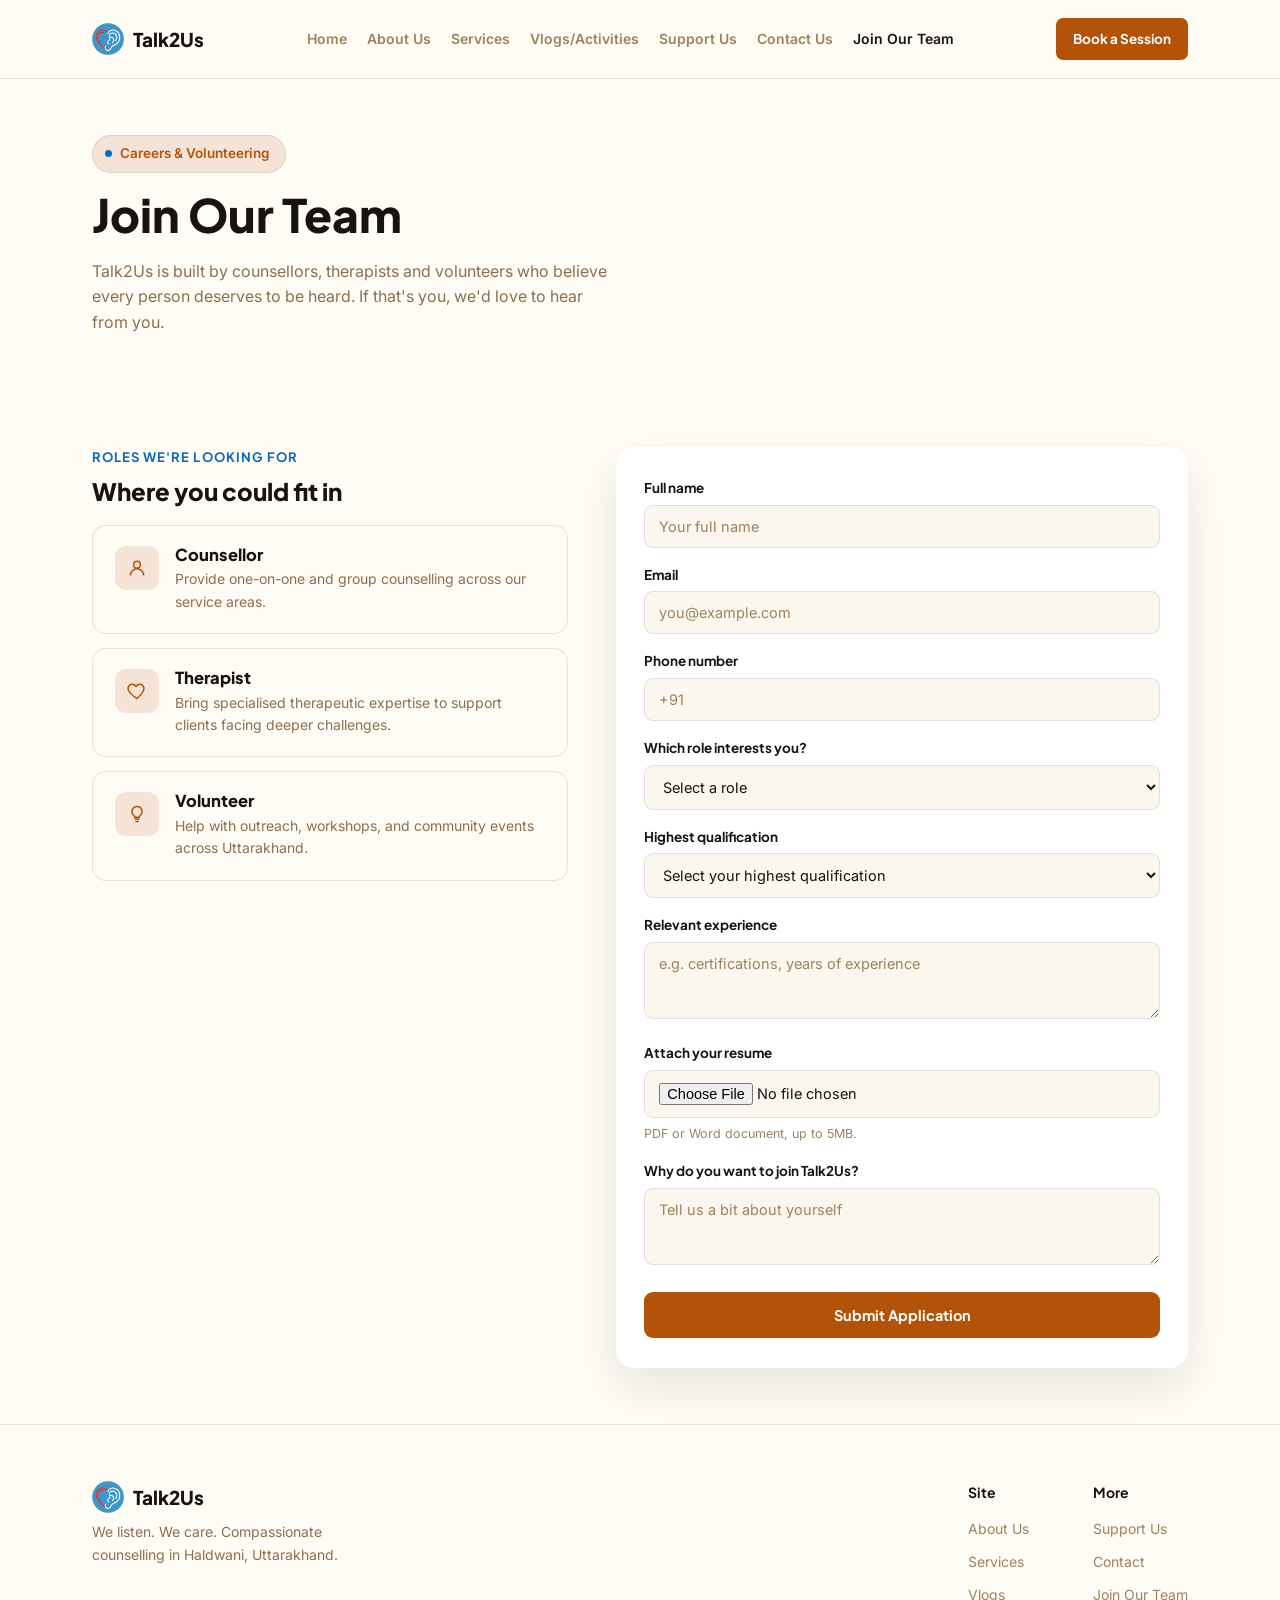
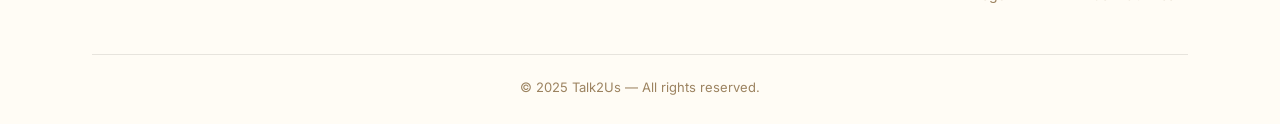
<file: join.html>
<!doctype html>
<html lang="en">
<head>
<meta charset="utf-8">
<meta name="viewport" content="width=device-width,initial-scale=1">
<title>Join Our Team — Talk2Us</title>
<meta name="description" content="Join Talk2Us as a Counsellor, Therapist, or Volunteer and help us make mental health care accessible in Haldwani, Uttarakhand.">
<link rel="icon" type="image/png" href="assets/favicon.png">
<link rel="stylesheet" href="style.css">
</head>
<body>

<header class="site-header">
  <div class="wrap">
    <a href="index.html" class="logo"><img class="logo-icon" src="assets/talk2us-logo.png" alt="">Talk2Us</a>
    <button class="nav-toggle" aria-label="Toggle menu" aria-expanded="false">☰</button>
    <nav class="primary">
      <a href="index.html">Home</a>
      <a href="about.html">About Us</a>
      <a href="services.html">Services</a>
      <a href="vlogs.html">Vlogs/Activities</a>
      <a href="donate.html">Support Us</a>
      <a href="contact.html">Contact Us</a>
      <a href="join.html" class="current">Join Our Team</a>
      <div class="mobile-actions">
        <a href="donate.html" class="btn btn-outline">Donate</a>
        <a href="booking.html" class="btn btn-primary">Book a Session</a>
      </div>
    </nav>
    <div class="header-actions">
      <a href="booking.html" class="btn btn-primary btn-sm">Book a Session</a>
    </div>
  </div>
</header>

<section class="page-hero">
  <div class="wrap">
    <span class="pill"><span class="dot"></span>Careers &amp; Volunteering</span>
    <h1 style="margin-top:16px;">Join Our Team</h1>
    <p>Talk2Us is built by counsellors, therapists and volunteers who believe every person deserves to be heard. If that's you, we'd love to hear from you.</p>
  </div>
</section>

<section class="tight">
  <div class="wrap">
    <div style="display:grid; grid-template-columns:1fr 1.2fr; gap:48px; align-items:start;">
      <div>
        <span class="eyebrow">Roles We're Looking For</span>
        <h2 style="font-size:24px;">Where you could fit in</h2>
        <div class="feature-rows" style="margin-top:20px;">
          <div class="feature-row">
            <span class="icon"><svg width="20" height="20" viewBox="0 0 24 24" fill="none" stroke="currentColor" stroke-width="1.8"><circle cx="12" cy="8" r="4"/><path d="M4 21c0-4.4 3.6-8 8-8s8 3.6 8 8"/></svg></span>
            <div>
              <h3>Counsellor</h3>
              <p>Provide one-on-one and group counselling across our service areas.</p>
            </div>
          </div>
          <div class="feature-row">
            <span class="icon"><svg width="20" height="20" viewBox="0 0 24 24" fill="none" stroke="currentColor" stroke-width="1.8"><path d="M12 21s-7.5-4.6-10-9.3C.4 8.1 2 4.5 5.6 4c2.1-.3 4 .7 5.2 2.3C12 4.7 13.9 3.7 16 4c3.6.5 5.2 4.1 3.6 7.7C17.5 16.4 12 21 12 21z"/></svg></span>
            <div>
              <h3>Therapist</h3>
              <p>Bring specialised therapeutic expertise to support clients facing deeper challenges.</p>
            </div>
          </div>
          <div class="feature-row">
            <span class="icon"><svg width="20" height="20" viewBox="0 0 24 24" fill="none" stroke="currentColor" stroke-width="1.8"><path d="M9 18h6M10 21h4M12 3a6 6 0 00-3.6 10.8c.5.4.8 1 .8 1.7v.5h5.6v-.5c0-.7.3-1.3.8-1.7A6 6 0 0012 3z"/></svg></span>
            <div>
              <h3>Volunteer</h3>
              <p>Help with outreach, workshops, and community events across Uttarakhand.</p>
            </div>
          </div>
        </div>
      </div>

      <form class="contact-panel" id="join-form">
        <input type="hidden" name="form_type" value="join_team">
        <div class="field">
          <label for="jname">Full name</label>
          <input type="text" id="jname" name="name" placeholder="Your full name" required>
        </div>
        <div class="field">
          <label for="jemail">Email</label>
          <input type="email" id="jemail" name="email" placeholder="you@example.com" required>
        </div>
        <div class="field">
          <label for="jphone">Phone number</label>
          <input type="tel" id="jphone" name="phone" placeholder="+91" required>
        </div>
        <div class="field">
          <label for="jrole">Which role interests you?</label>
          <select id="jrole" name="role" required>
            <option value="">Select a role</option>
            <option>Counsellor</option>
            <option>Therapist</option>
            <option>Volunteer</option>
            <option>Other</option>
          </select>
        </div>
        <div class="field">
          <label for="jqualification">Highest qualification</label>
          <select id="jqualification" name="qualification" required>
            <option value="">Select your highest qualification</option>
            <option>Ph.D.</option>
            <option>Masters in Psychology</option>
            <option>Post Doctoral Fellow</option>
            <option value="Other">Other (Please specify)</option>
          </select>
        </div>
        <div class="field" id="jqualification-other-wrap" style="display:none;">
          <label for="jqualification-other">Please specify</label>
          <input type="text" id="jqualification-other" name="qualification_other" placeholder="Your qualification">
        </div>
        <div class="field">
          <label for="jqual">Relevant experience</label>
          <textarea id="jqual" name="qualifications" rows="3" placeholder="e.g. certifications, years of experience"></textarea>
        </div>
        <div class="field">
          <label for="jresume">Attach your resume</label>
          <input type="file" id="jresume" name="resume" accept=".pdf,.doc,.docx">
          <div style="font-size:12.5px; color:var(--muted-2); margin-top:6px;">PDF or Word document, up to 5MB.</div>
        </div>
        <div class="field">
          <label for="jmessage">Why do you want to join Talk2Us?</label>
          <textarea id="jmessage" name="message" rows="3" placeholder="Tell us a bit about yourself"></textarea>
        </div>
        <button type="submit" class="btn btn-primary">Submit Application</button>
      </form>
    </div>
  </div>
</section>

<footer class="site-footer">
  <div class="wrap">
    <div class="footer-top">
      <div class="footer-brand-block">
        <a href="index.html" class="logo"><img class="logo-icon" src="assets/talk2us-logo.png" alt="">Talk2Us</a>
        <p>We listen. We care. Compassionate counselling in Haldwani, Uttarakhand.</p>
      </div>
      <div class="footer-cols">
        <div class="footer-col">
          <h4>Site</h4>
          <a href="about.html">About Us</a>
          <a href="services.html">Services</a>
          <a href="vlogs.html">Vlogs</a>
        </div>
        <div class="footer-col">
          <h4>More</h4>
          <a href="donate.html">Support Us</a>
          <a href="contact.html">Contact</a>
          <a href="join.html">Join Our Team</a>
        </div>
      </div>
    </div>
    <div class="footer-bottom">© 2025 Talk2Us — All rights reserved.</div>
  </div>
</footer>

<script src="script.js"></script>
<script>
  // Handles the Join Our Team form specifically — separate from the
  // generic .gs-form handler in script.js, since this one needs to
  // read and base64-encode an attached resume file before sending.
  document.addEventListener('DOMContentLoaded', () => {
    const qualSelect = document.getElementById('jqualification');
    const otherWrap = document.getElementById('jqualification-other-wrap');
    if (qualSelect && otherWrap) {
      qualSelect.addEventListener('change', () => {
        otherWrap.style.display = qualSelect.value === 'Other' ? 'block' : 'none';
      });
    }

    const form = document.getElementById('join-form');
    if (!form) return;

    form.addEventListener('submit', function (e) {
      e.preventDefault();
      const btn = form.querySelector('button[type="submit"]');
      const originalText = btn ? btn.textContent : '';
      const fileInput = document.getElementById('jresume');
      const file = fileInput && fileInput.files[0];

      if (file && file.size > 5 * 1024 * 1024) {
        alert('That resume is over 5MB — please attach a smaller file.');
        return;
      }

      if (btn) { btn.disabled = true; btn.textContent = 'Submitting...'; }

      const buildPayload = (base64, filename, mimetype) => {
        const payload = {};
        new FormData(form).forEach((value, key) => {
          if (key === 'resume') return;
          payload[key] = value;
        });
        // Fold "please specify" text into the qualification value
        if (payload.qualification === 'Other' && payload.qualification_other) {
          payload.qualification = payload.qualification_other;
        }
        if (base64) {
          payload.resume_base64 = base64;
          payload.resume_filename = filename;
          payload.resume_mimetype = mimetype;
        }
        return payload;
      };

      const send = (payload) => {
        fetch(GOOGLE_SCRIPT_URL, {
          method: 'POST',
          mode: 'no-cors',
          headers: { 'Content-Type': 'text/plain;charset=utf-8' },
          body: JSON.stringify(payload)
        })
          .then(() => {
            form.innerHTML = '<p style="font-family:\'Plus Jakarta Sans\',sans-serif; font-weight:700; color:#171410; font-size:16px; margin:0;">Thank you for applying! Check your email — a welcome message is on its way.</p>';
          })
          .catch(() => {
            if (btn) { btn.disabled = false; btn.textContent = originalText; }
            alert('Something went wrong sending your application. Please try again, or email us directly at talk2ushaldwani@gmail.com.');
          });
      };

      if (file) {
        const reader = new FileReader();
        reader.onload = () => {
          const base64 = reader.result.split(',')[1];
          send(buildPayload(base64, file.name, file.type));
        };
        reader.onerror = () => {
          if (btn) { btn.disabled = false; btn.textContent = originalText; }
          alert('Could not read the attached file. Please try again.');
        };
        reader.readAsDataURL(file);
      } else {
        send(buildPayload());
      }
    });
  });
</script>
</body>
</html>
</file>
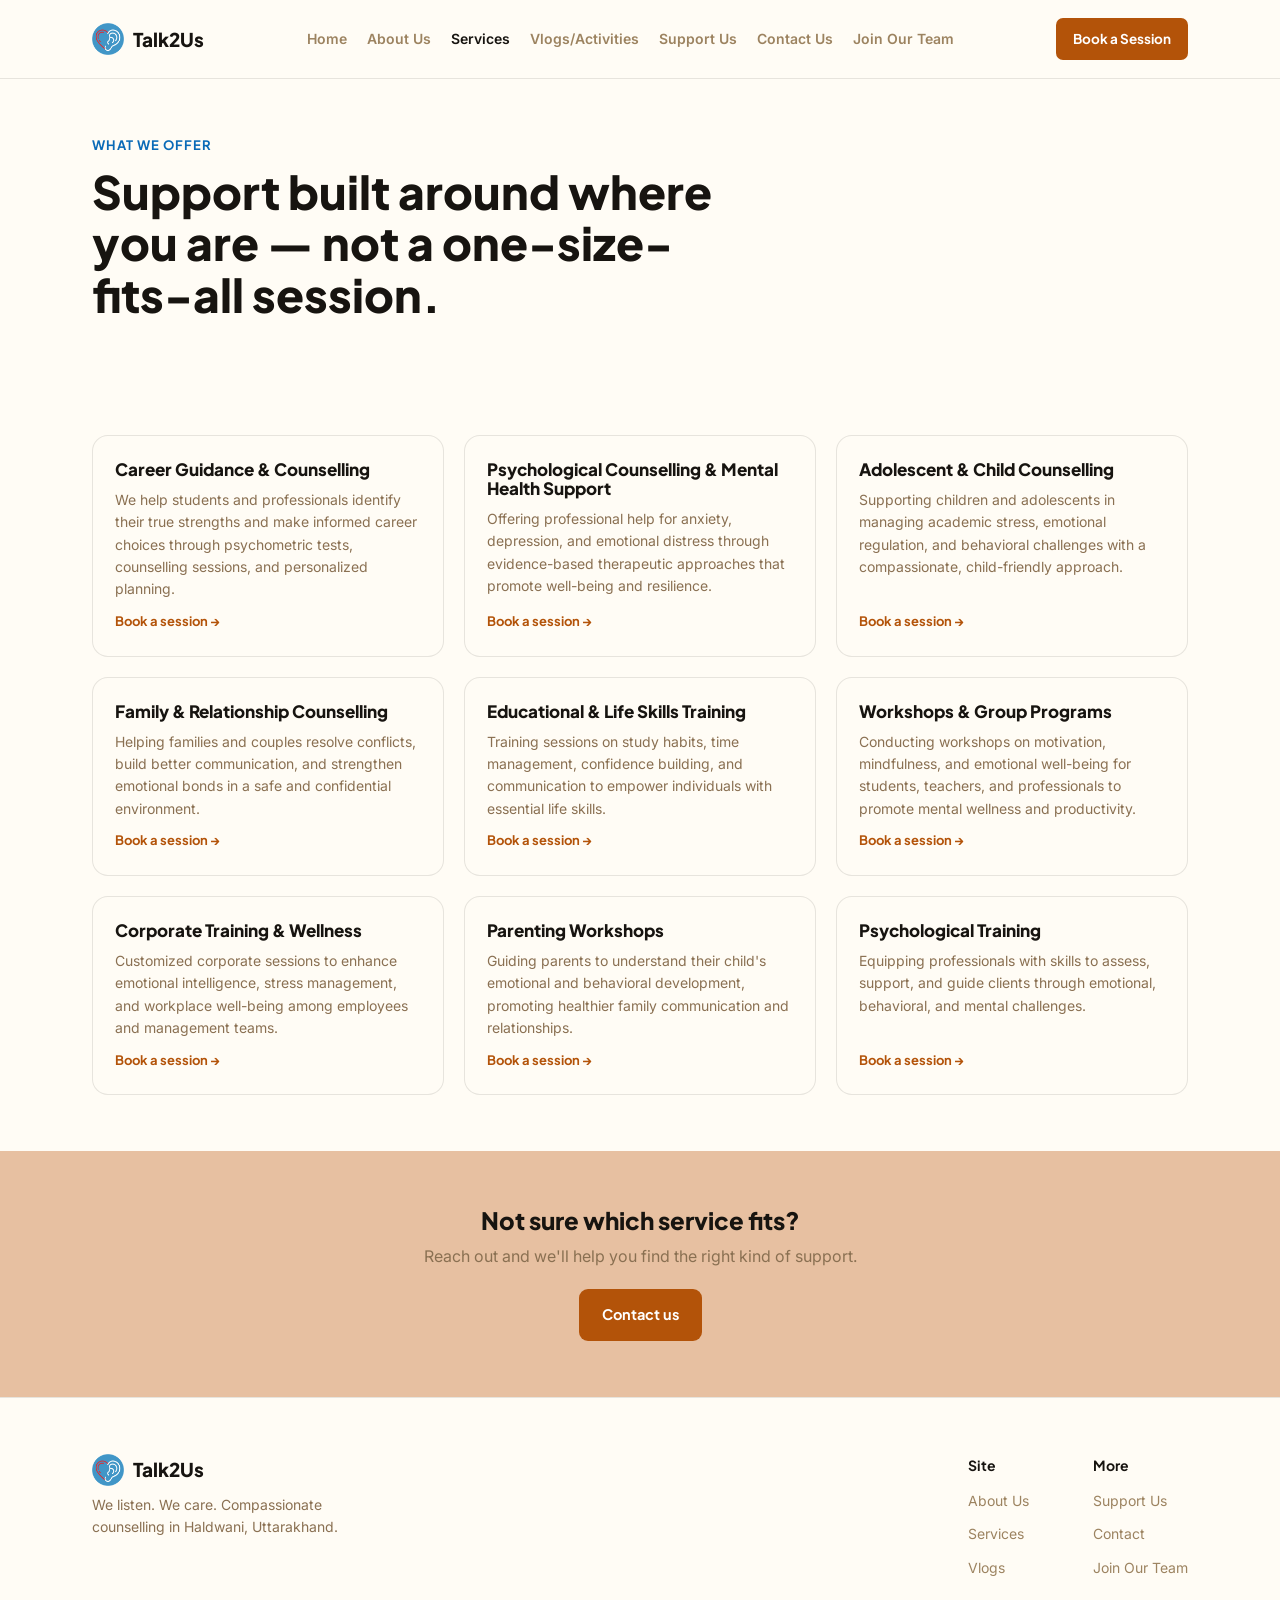
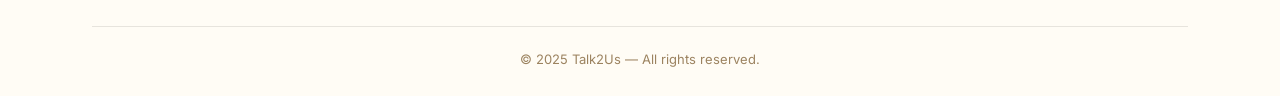
<file: services.html>
<!doctype html>
<html lang="en">
<head>
<meta charset="utf-8">
<meta name="viewport" content="width=device-width,initial-scale=1">
<title>Our Services — Talk2Us</title>
<meta name="description" content="Career guidance, psychological counselling, child and family support, workshops and corporate wellness training from Talk2Us.">
<link rel="icon" type="image/png" href="assets/favicon.png">
<link rel="stylesheet" href="style.css">
</head>
<body>

<header class="site-header">
  <div class="wrap">
    <a href="index.html" class="logo"><img class="logo-icon" src="assets/talk2us-logo.png" alt="">Talk2Us</a>
    <button class="nav-toggle" aria-label="Toggle menu" aria-expanded="false">☰</button>
    <nav class="primary">
      <a href="index.html">Home</a>
      <a href="about.html">About Us</a>
      <a href="services.html" class="current">Services</a>
      <a href="vlogs.html">Vlogs/Activities</a>
      <a href="donate.html">Support Us</a>
      <a href="contact.html">Contact Us</a>
      <a href="join.html">Join Our Team</a>
      <div class="mobile-actions">
        <a href="donate.html" class="btn btn-outline">Donate</a>
        <a href="booking.html" class="btn btn-primary">Book a Session</a>
      </div>
    </nav>
    <div class="header-actions">
      <a href="booking.html" class="btn btn-primary btn-sm">Book a Session</a>
    </div>
  </div>
</header>

<section class="page-hero">
  <div class="wrap">
    <span class="eyebrow">What We Offer</span>
    <h1>Support built around where you are — not a one-size-fits-all session.</h1>
  </div>
</section>

<section class="tight">
  <div class="wrap">
    <div class="services-grid">
      <a class="service-card" href="booking.html">
        <h3>Career Guidance &amp; Counselling</h3>
        <p>We help students and professionals identify their true strengths and make informed career choices through psychometric tests, counselling sessions, and personalized planning.</p>
        <span class="arrow">Book a session →</span>
      </a>
      <a class="service-card" href="booking.html">
        <h3>Psychological Counselling &amp; Mental Health Support</h3>
        <p>Offering professional help for anxiety, depression, and emotional distress through evidence-based therapeutic approaches that promote well-being and resilience.</p>
        <span class="arrow">Book a session →</span>
      </a>
      <a class="service-card" href="booking.html">
        <h3>Adolescent &amp; Child Counselling</h3>
        <p>Supporting children and adolescents in managing academic stress, emotional regulation, and behavioral challenges with a compassionate, child-friendly approach.</p>
        <span class="arrow">Book a session →</span>
      </a>
      <a class="service-card" href="booking.html">
        <h3>Family &amp; Relationship Counselling</h3>
        <p>Helping families and couples resolve conflicts, build better communication, and strengthen emotional bonds in a safe and confidential environment.</p>
        <span class="arrow">Book a session →</span>
      </a>
      <a class="service-card" href="booking.html">
        <h3>Educational &amp; Life Skills Training</h3>
        <p>Training sessions on study habits, time management, confidence building, and communication to empower individuals with essential life skills.</p>
        <span class="arrow">Book a session →</span>
      </a>
      <a class="service-card" href="booking.html">
        <h3>Workshops &amp; Group Programs</h3>
        <p>Conducting workshops on motivation, mindfulness, and emotional well-being for students, teachers, and professionals to promote mental wellness and productivity.</p>
        <span class="arrow">Book a session →</span>
      </a>
      <a class="service-card" href="booking.html">
        <h3>Corporate Training &amp; Wellness</h3>
        <p>Customized corporate sessions to enhance emotional intelligence, stress management, and workplace well-being among employees and management teams.</p>
        <span class="arrow">Book a session →</span>
      </a>
      <a class="service-card" href="booking.html">
        <h3>Parenting Workshops</h3>
        <p>Guiding parents to understand their child's emotional and behavioral development, promoting healthier family communication and relationships.</p>
        <span class="arrow">Book a session →</span>
      </a>
      <a class="service-card" href="booking.html">
        <h3>Psychological Training</h3>
        <p>Equipping professionals with skills to assess, support, and guide clients through emotional, behavioral, and mental challenges.</p>
        <span class="arrow">Book a session →</span>
      </a>
    </div>
  </div>
</section>

<section class="on-peach tight center">
  <div class="wrap">
    <h2 style="font-size:24px;">Not sure which service fits?</h2>
    <p style="max-width:480px; margin:0 auto 20px;">Reach out and we'll help you find the right kind of support.</p>
    <a href="contact.html" class="btn btn-primary">Contact us</a>
  </div>
</section>

<footer class="site-footer">
  <div class="wrap">
    <div class="footer-top">
      <div class="footer-brand-block">
        <a href="index.html" class="logo"><img class="logo-icon" src="assets/talk2us-logo.png" alt="">Talk2Us</a>
        <p>We listen. We care. Compassionate counselling in Haldwani, Uttarakhand.</p>
      </div>
      <div class="footer-cols">
        <div class="footer-col">
          <h4>Site</h4>
          <a href="about.html">About Us</a>
          <a href="services.html">Services</a>
          <a href="vlogs.html">Vlogs</a>
        </div>
        <div class="footer-col">
          <h4>More</h4>
          <a href="donate.html">Support Us</a>
          <a href="contact.html">Contact</a>
          <a href="join.html">Join Our Team</a>
        </div>
      </div>
    </div>
    <div class="footer-bottom">© 2025 Talk2Us — All rights reserved.</div>
  </div>
</footer>

<script src="script.js"></script>
</body>
</html>
</file>
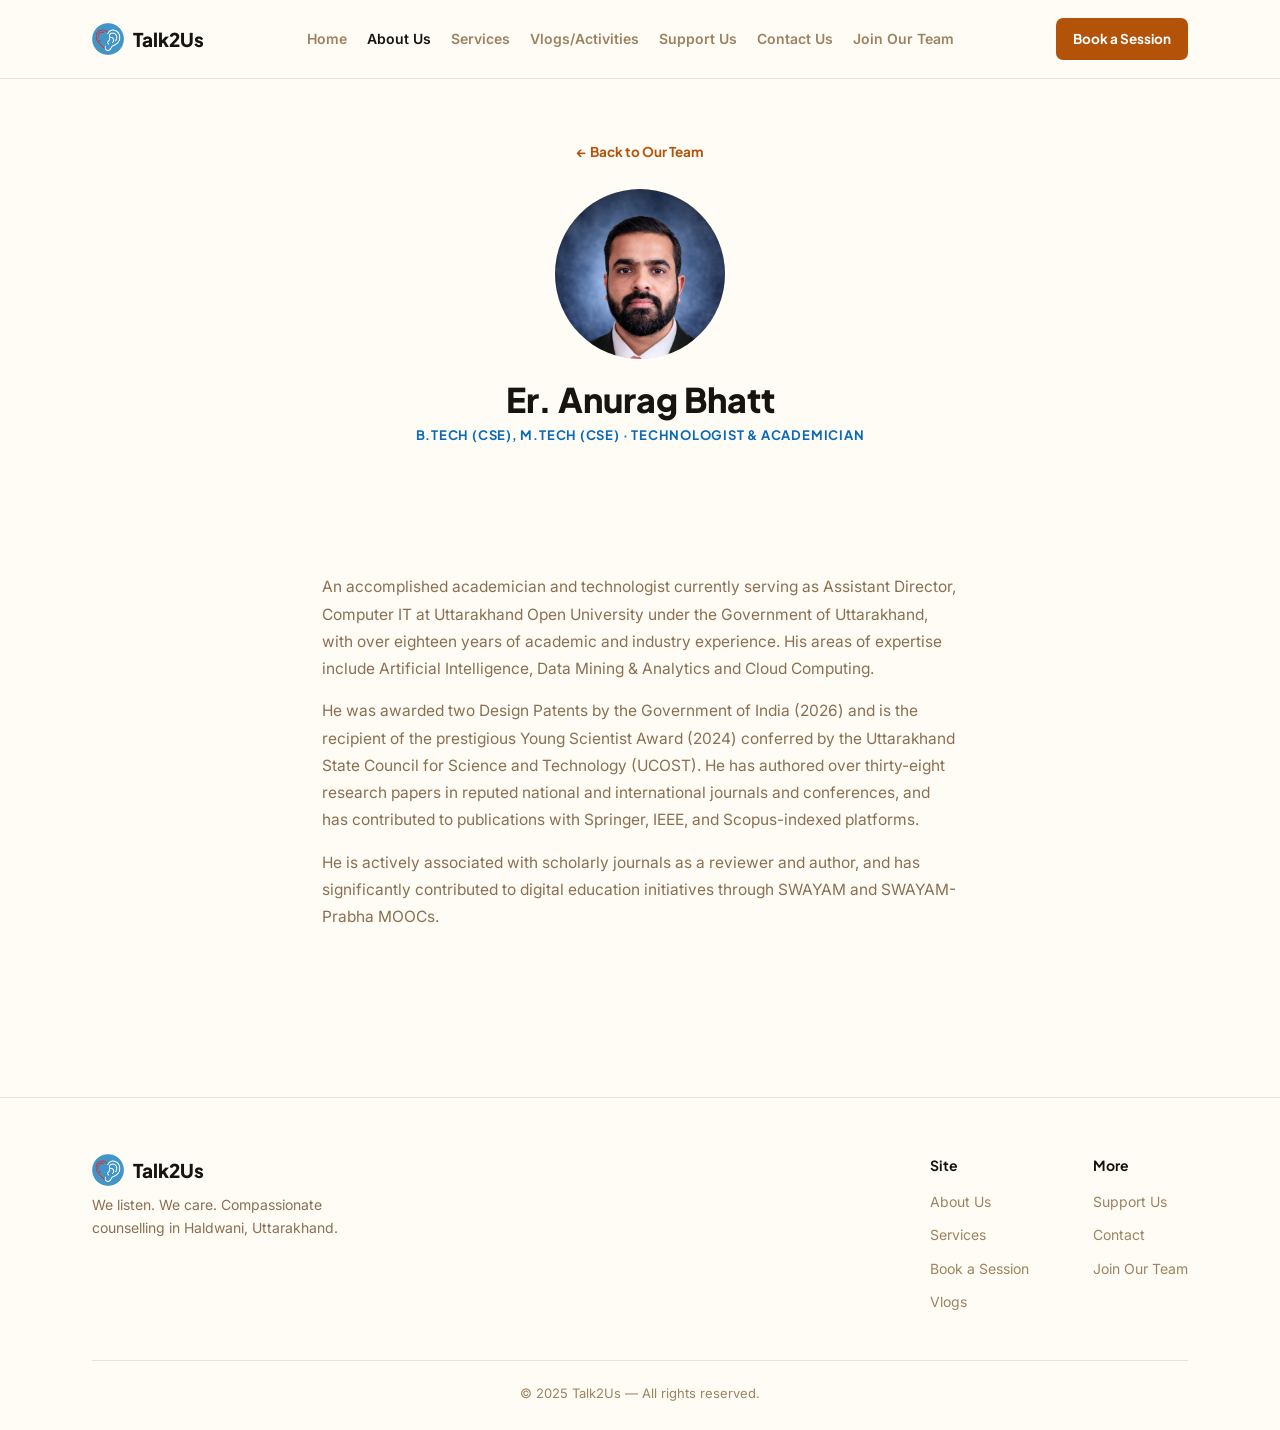
<file: team-anurag-bhatt.html>
<!doctype html>
<html lang="en">
<head>
<meta charset="utf-8">
<meta name="viewport" content="width=device-width,initial-scale=1">
<title>Er. Anurag Bhatt — Talk2Us</title>
<meta name="description" content="Er. Anurag Bhatt — academician and technologist at Talk2Us, specialising in AI, Data Mining and Cloud Computing.">
<link rel="icon" type="image/png" href="assets/favicon.png">
<link rel="stylesheet" href="style.css">
</head>
<body>

<header class="site-header">
  <div class="wrap">
    <a href="index.html" class="logo"><img class="logo-icon" src="assets/talk2us-logo.png" alt="">Talk2Us</a>
    <button class="nav-toggle" aria-label="Toggle menu" aria-expanded="false">☰</button>
    <nav class="primary">
      <a href="index.html">Home</a>
      <a href="about.html" class="current">About Us</a>
      <a href="services.html">Services</a>
      <a href="vlogs.html">Vlogs/Activities</a>
      <a href="donate.html">Support Us</a>
      <a href="contact.html">Contact Us</a>
      <a href="join.html">Join Our Team</a>
      <div class="mobile-actions">
        <a href="donate.html" class="btn btn-outline">Donate</a>
        <a href="booking.html" class="btn btn-primary">Book a Session</a>
      </div>
    </nav>
    <div class="header-actions">
      <a href="booking.html" class="btn btn-primary btn-sm">Book a Session</a>
    </div>
  </div>
</header>

<section class="profile-hero">
  <div class="wrap">
    <a href="about.html" class="back-link">← Back to Our Team</a>
    <div class="profile-avatar" style="margin-top:24px;">
      <img src="assets/Er Anurag Bhatt.jpeg" alt="Er. Anurag Bhatt">
    </div>
    <h1>Er. Anurag Bhatt</h1>
    <p class="profile-role">B.Tech (CSE), M.Tech (CSE) · Technologist &amp; Academician</p>
  </div>
</section>

<section>
  <div class="profile-body">
    <p>An accomplished academician and technologist currently serving as Assistant Director, Computer IT at Uttarakhand Open University under the Government of Uttarakhand, with over eighteen years of academic and industry experience. His areas of expertise include Artificial Intelligence, Data Mining &amp; Analytics and Cloud Computing.</p>
    <p>He was awarded two Design Patents by the Government of India (2026) and is the recipient of the prestigious Young Scientist Award (2024) conferred by the Uttarakhand State Council for Science and Technology (UCOST). He has authored over thirty-eight research papers in reputed national and international journals and conferences, and has contributed to publications with Springer, IEEE, and Scopus-indexed platforms.</p>
    <p>He is actively associated with scholarly journals as a reviewer and author, and has significantly contributed to digital education initiatives through SWAYAM and SWAYAM-Prabha MOOCs.</p>
  </div>
</section>

<footer class="site-footer">
  <div class="wrap">
    <div class="footer-top">
      <div class="footer-brand-block">
        <a href="index.html" class="logo"><img class="logo-icon" src="assets/talk2us-logo.png" alt="">Talk2Us</a>
        <p>We listen. We care. Compassionate counselling in Haldwani, Uttarakhand.</p>
      </div>
      <div class="footer-cols">
        <div class="footer-col">
          <h4>Site</h4>
          <a href="about.html">About Us</a>
          <a href="services.html">Services</a>
          <a href="booking.html">Book a Session</a>
          <a href="vlogs.html">Vlogs</a>
        </div>
        <div class="footer-col">
          <h4>More</h4>
          <a href="donate.html">Support Us</a>
          <a href="contact.html">Contact</a>
          <a href="join.html">Join Our Team</a>
        </div>
      </div>
    </div>
    <div class="footer-bottom">© 2025 Talk2Us — All rights reserved.</div>
  </div>
</footer>

<script src="script.js"></script>
</body>
</html>
</file>
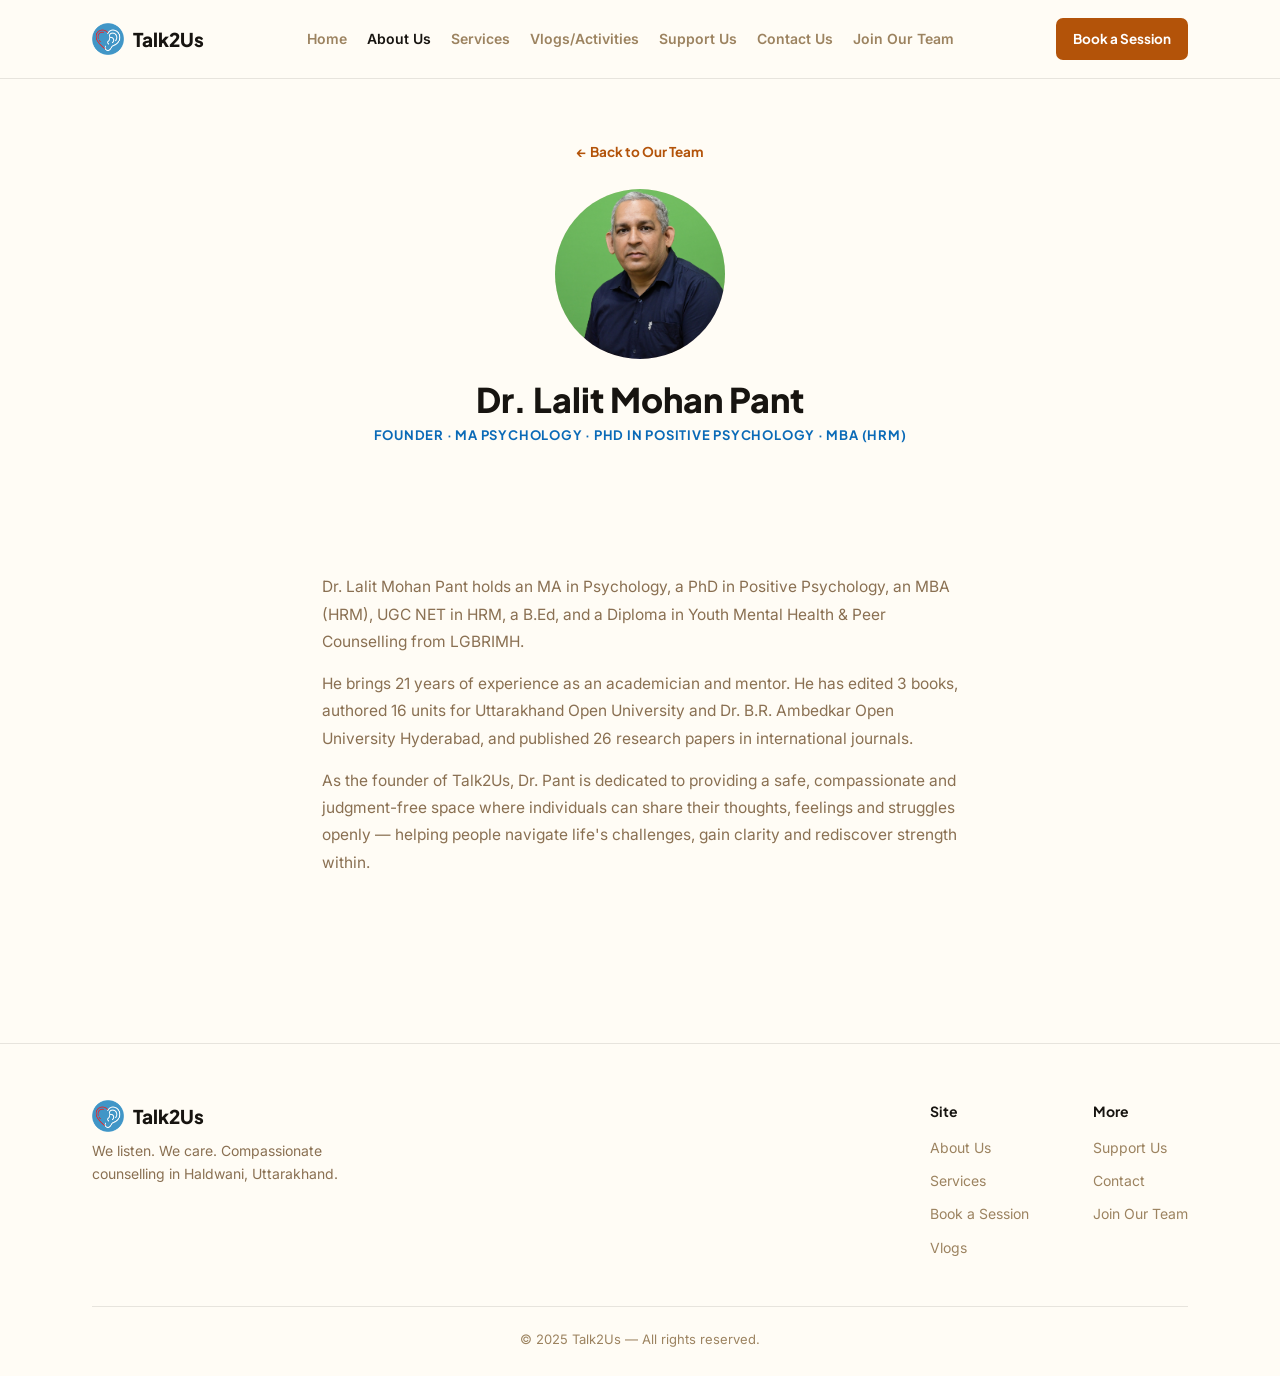
<file: team-lalit-pant.html>
<!doctype html>
<html lang="en">
<head>
<meta charset="utf-8">
<meta name="viewport" content="width=device-width,initial-scale=1">
<title>Dr. Lalit Mohan Pant — Talk2Us</title>
<meta name="description" content="Dr. Lalit Mohan Pant, Founder of Talk2Us — academician, mentor and counsellor based in Haldwani, Uttarakhand.">
<link rel="icon" type="image/png" href="assets/favicon.png">
<link rel="stylesheet" href="style.css">
</head>
<body>

<header class="site-header">
  <div class="wrap">
    <a href="index.html" class="logo"><img class="logo-icon" src="assets/talk2us-logo.png" alt="">Talk2Us</a>
    <button class="nav-toggle" aria-label="Toggle menu" aria-expanded="false">☰</button>
    <nav class="primary">
      <a href="index.html">Home</a>
      <a href="about.html" class="current">About Us</a>
      <a href="services.html">Services</a>
      <a href="vlogs.html">Vlogs/Activities</a>
      <a href="donate.html">Support Us</a>
      <a href="contact.html">Contact Us</a>
      <a href="join.html">Join Our Team</a>
      <div class="mobile-actions">
        <a href="donate.html" class="btn btn-outline">Donate</a>
        <a href="booking.html" class="btn btn-primary">Book a Session</a>
      </div>
    </nav>
    <div class="header-actions">
      <a href="booking.html" class="btn btn-primary btn-sm">Book a Session</a>
    </div>
  </div>
</header>

<section class="profile-hero">
  <div class="wrap">
    <a href="about.html" class="back-link">← Back to Our Team</a>
    <div class="profile-avatar" style="margin-top:24px;">
      <img src="assets/Dr Pant.JPG" alt="Dr. Lalit Mohan Pant">
    </div>
    <h1>Dr. Lalit Mohan Pant</h1>
    <p class="profile-role">Founder · MA Psychology · PhD in Positive Psychology · MBA (HRM)</p>
  </div>
</section>

<section>
  <div class="profile-body">
    <p>Dr. Lalit Mohan Pant holds an MA in Psychology, a PhD in Positive Psychology, an MBA (HRM), UGC NET in HRM, a B.Ed, and a Diploma in Youth Mental Health &amp; Peer Counselling from LGBRIMH.</p>
    <p>He brings 21 years of experience as an academician and mentor. He has edited 3 books, authored 16 units for Uttarakhand Open University and Dr. B.R. Ambedkar Open University Hyderabad, and published 26 research papers in international journals.</p>
    <p>As the founder of Talk2Us, Dr. Pant is dedicated to providing a safe, compassionate and judgment-free space where individuals can share their thoughts, feelings and struggles openly — helping people navigate life's challenges, gain clarity and rediscover strength within.</p>
  </div>
</section>

<footer class="site-footer">
  <div class="wrap">
    <div class="footer-top">
      <div class="footer-brand-block">
        <a href="index.html" class="logo"><img class="logo-icon" src="assets/talk2us-logo.png" alt="">Talk2Us</a>
        <p>We listen. We care. Compassionate counselling in Haldwani, Uttarakhand.</p>
      </div>
      <div class="footer-cols">
        <div class="footer-col">
          <h4>Site</h4>
          <a href="about.html">About Us</a>
          <a href="services.html">Services</a>
          <a href="booking.html">Book a Session</a>
          <a href="vlogs.html">Vlogs</a>
        </div>
        <div class="footer-col">
          <h4>More</h4>
          <a href="donate.html">Support Us</a>
          <a href="contact.html">Contact</a>
          <a href="join.html">Join Our Team</a>
        </div>
      </div>
    </div>
    <div class="footer-bottom">© 2025 Talk2Us — All rights reserved.</div>
  </div>
</footer>

<script src="script.js"></script>
</body>
</html>
</file>
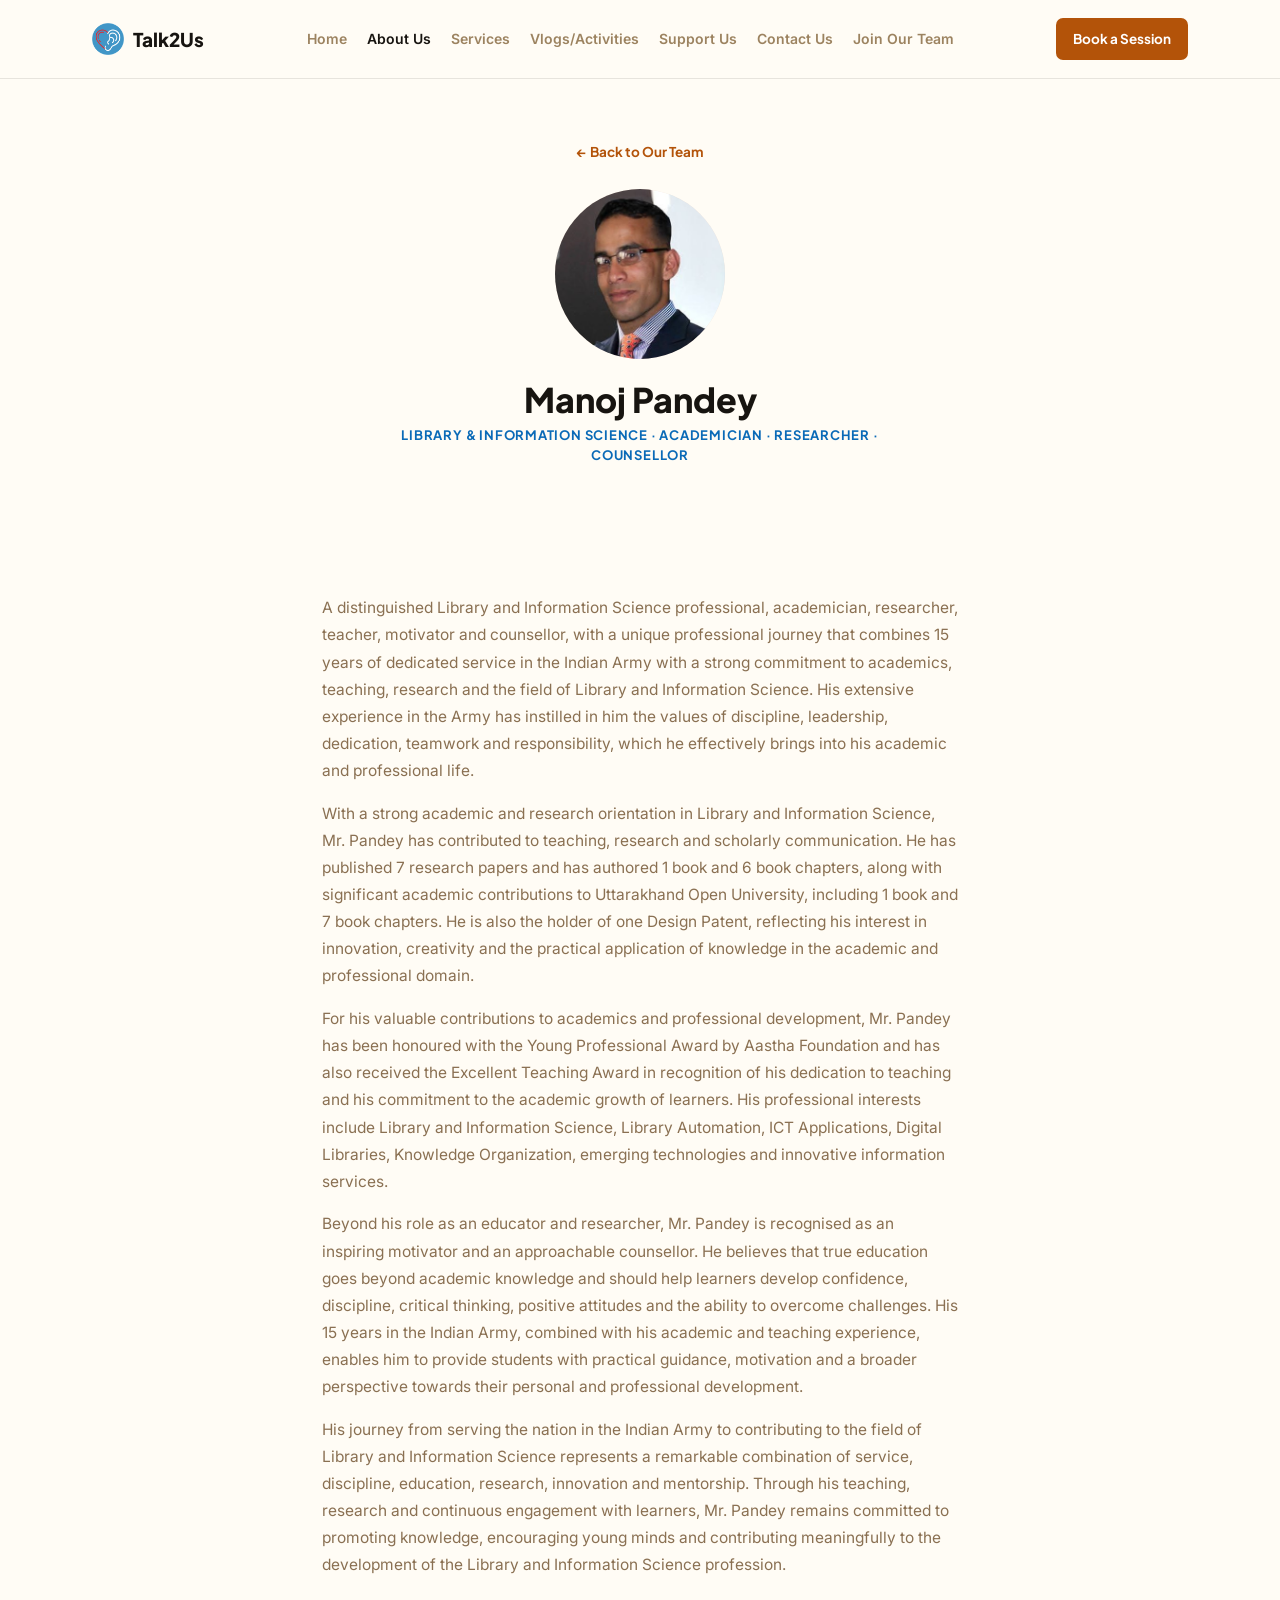
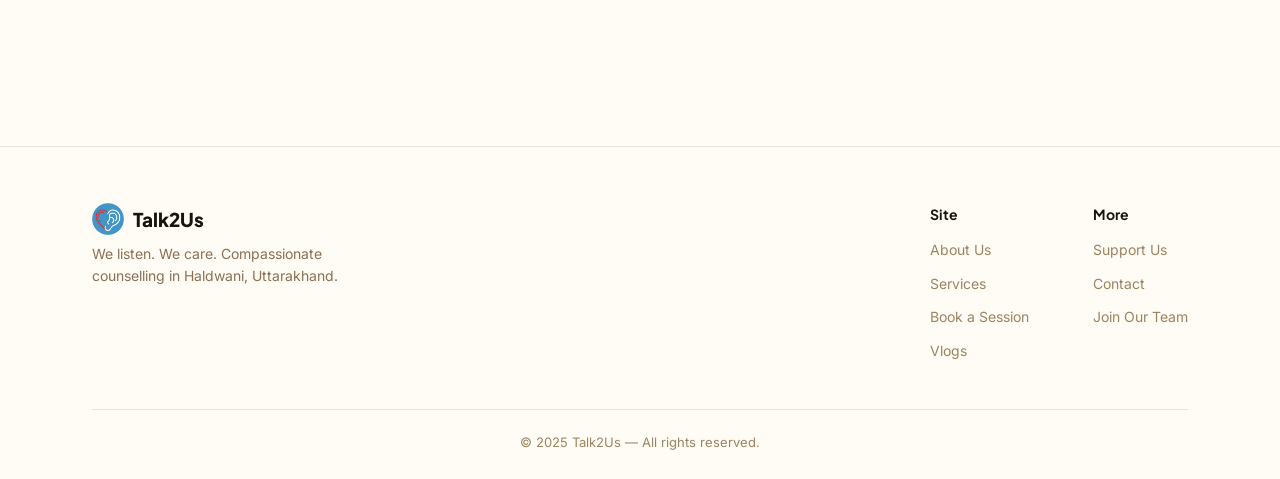
<file: team-manoj-pandey.html>
<!doctype html>
<html lang="en">
<head>
<meta charset="utf-8">
<meta name="viewport" content="width=device-width,initial-scale=1">
<title>Manoj Pandey — Talk2Us</title>
<meta name="description" content="Manoj Pandey — Library & Information Science professional, academician, researcher and counsellor at Talk2Us.">
<link rel="icon" type="image/png" href="assets/favicon.png">
<link rel="stylesheet" href="style.css">
</head>
<body>

<header class="site-header">
  <div class="wrap">
    <a href="index.html" class="logo"><img class="logo-icon" src="assets/talk2us-logo.png" alt="">Talk2Us</a>
    <button class="nav-toggle" aria-label="Toggle menu" aria-expanded="false">☰</button>
    <nav class="primary">
      <a href="index.html">Home</a>
      <a href="about.html" class="current">About Us</a>
      <a href="services.html">Services</a>
      <a href="vlogs.html">Vlogs/Activities</a>
      <a href="donate.html">Support Us</a>
      <a href="contact.html">Contact Us</a>
      <a href="join.html">Join Our Team</a>
      <div class="mobile-actions">
        <a href="donate.html" class="btn btn-outline">Donate</a>
        <a href="booking.html" class="btn btn-primary">Book a Session</a>
      </div>
    </nav>
    <div class="header-actions">
      <a href="booking.html" class="btn btn-primary btn-sm">Book a Session</a>
    </div>
  </div>
</header>

<section class="profile-hero">
  <div class="wrap">
    <a href="about.html" class="back-link">← Back to Our Team</a>
    <div class="profile-avatar" style="margin-top:24px;">
      <img src="assets/Manoj Pandey.jpeg" alt="Manoj Pandey">
    </div>
    <h1>Manoj Pandey</h1>
    <p class="profile-role">Library &amp; Information Science · Academician · Researcher · Counsellor</p>
  </div>
</section>

<section>
  <div class="profile-body">
    <p>A distinguished Library and Information Science professional, academician, researcher, teacher, motivator and counsellor, with a unique professional journey that combines 15 years of dedicated service in the Indian Army with a strong commitment to academics, teaching, research and the field of Library and Information Science. His extensive experience in the Army has instilled in him the values of discipline, leadership, dedication, teamwork and responsibility, which he effectively brings into his academic and professional life.</p>
    <p>With a strong academic and research orientation in Library and Information Science, Mr. Pandey has contributed to teaching, research and scholarly communication. He has published 7 research papers and has authored 1 book and 6 book chapters, along with significant academic contributions to Uttarakhand Open University, including 1 book and 7 book chapters. He is also the holder of one Design Patent, reflecting his interest in innovation, creativity and the practical application of knowledge in the academic and professional domain.</p>
    <p>For his valuable contributions to academics and professional development, Mr. Pandey has been honoured with the Young Professional Award by Aastha Foundation and has also received the Excellent Teaching Award in recognition of his dedication to teaching and his commitment to the academic growth of learners. His professional interests include Library and Information Science, Library Automation, ICT Applications, Digital Libraries, Knowledge Organization, emerging technologies and innovative information services.</p>
    <p>Beyond his role as an educator and researcher, Mr. Pandey is recognised as an inspiring motivator and an approachable counsellor. He believes that true education goes beyond academic knowledge and should help learners develop confidence, discipline, critical thinking, positive attitudes and the ability to overcome challenges. His 15 years in the Indian Army, combined with his academic and teaching experience, enables him to provide students with practical guidance, motivation and a broader perspective towards their personal and professional development.</p>
    <p>His journey from serving the nation in the Indian Army to contributing to the field of Library and Information Science represents a remarkable combination of service, discipline, education, research, innovation and mentorship. Through his teaching, research and continuous engagement with learners, Mr. Pandey remains committed to promoting knowledge, encouraging young minds and contributing meaningfully to the development of the Library and Information Science profession.</p>
  </div>
</section>

<footer class="site-footer">
  <div class="wrap">
    <div class="footer-top">
      <div class="footer-brand-block">
        <a href="index.html" class="logo"><img class="logo-icon" src="assets/talk2us-logo.png" alt="">Talk2Us</a>
        <p>We listen. We care. Compassionate counselling in Haldwani, Uttarakhand.</p>
      </div>
      <div class="footer-cols">
        <div class="footer-col">
          <h4>Site</h4>
          <a href="about.html">About Us</a>
          <a href="services.html">Services</a>
          <a href="booking.html">Book a Session</a>
          <a href="vlogs.html">Vlogs</a>
        </div>
        <div class="footer-col">
          <h4>More</h4>
          <a href="donate.html">Support Us</a>
          <a href="contact.html">Contact</a>
          <a href="join.html">Join Our Team</a>
        </div>
      </div>
    </div>
    <div class="footer-bottom">© 2025 Talk2Us — All rights reserved.</div>
  </div>
</footer>

<script src="script.js"></script>
</body>
</html>
</file>
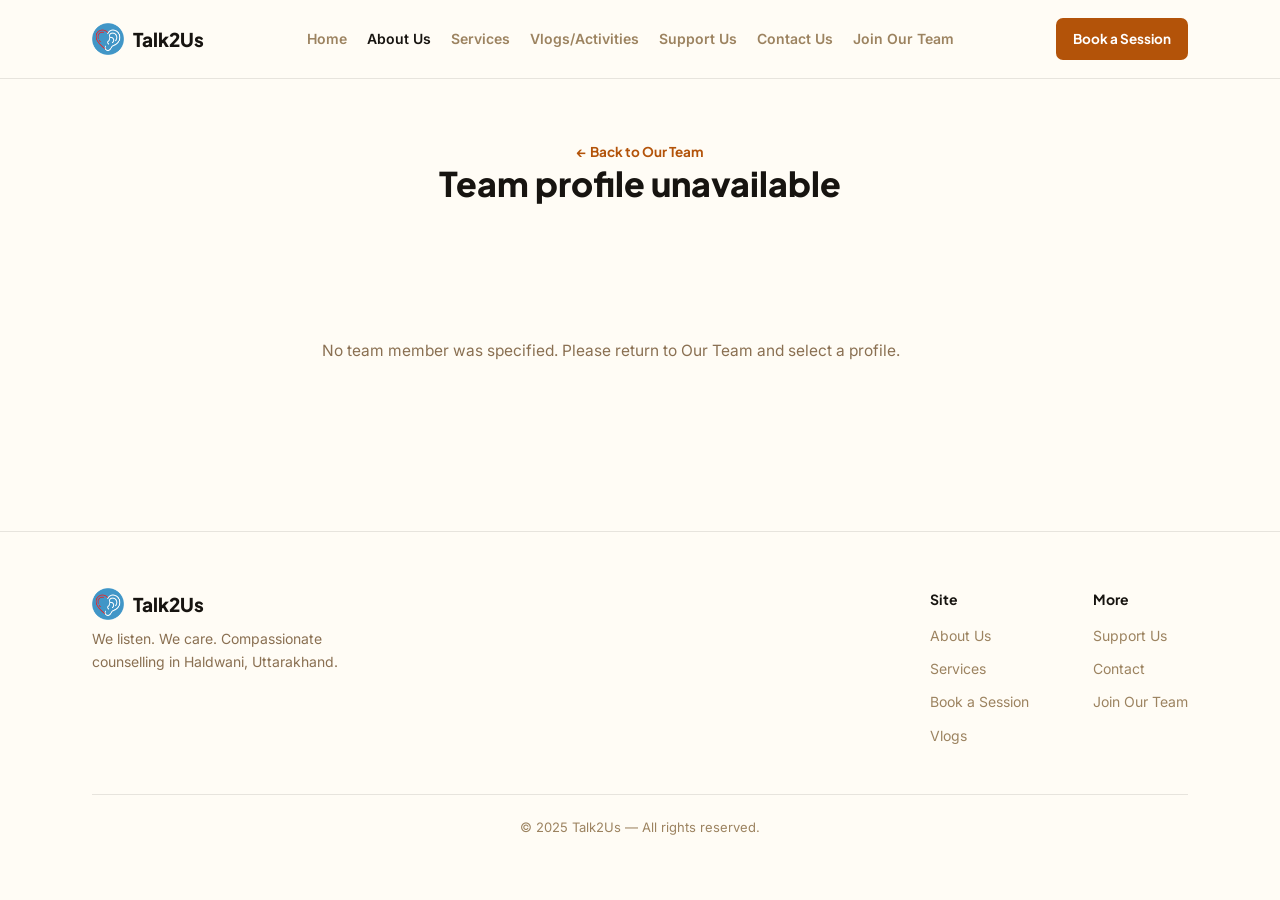
<file: team-profile.html>
<!doctype html>
<html lang="en">
<head>
<meta charset="utf-8">
<meta name="viewport" content="width=device-width,initial-scale=1">
<title>Team Profile — Talk2Us</title>
<meta name="description" content="Meet a member of the Talk2Us team.">
<link rel="icon" type="image/png" href="assets/favicon.png">
<link rel="stylesheet" href="style.css">
</head>
<body>

<header class="site-header">
  <div class="wrap">
    <a href="index.html" class="logo"><img class="logo-icon" src="assets/talk2us-logo.png" alt="">Talk2Us</a>
    <button class="nav-toggle" aria-label="Toggle menu" aria-expanded="false">☰</button>
    <nav class="primary">
      <a href="index.html">Home</a>
      <a href="about.html" class="current">About Us</a>
      <a href="services.html">Services</a>
      <a href="vlogs.html">Vlogs/Activities</a>
      <a href="donate.html">Support Us</a>
      <a href="contact.html">Contact Us</a>
      <a href="join.html">Join Our Team</a>
      <div class="mobile-actions">
        <a href="donate.html" class="btn btn-outline">Donate</a>
        <a href="booking.html" class="btn btn-primary">Book a Session</a>
      </div>
    </nav>
    <div class="header-actions">
      <a href="booking.html" class="btn btn-primary btn-sm">Book a Session</a>
    </div>
  </div>
</header>

<section class="profile-hero">
  <div class="wrap">
    <a href="about.html" class="back-link">← Back to Our Team</a>
    <div class="profile-avatar" id="member-avatar" style="margin-top:24px;" hidden>
      <img id="member-photo" alt="Team member portrait">
    </div>
    <h1 id="member-name">Loading team profile…</h1>
    <p class="profile-role" id="member-role"></p>
  </div>
</section>

<section>
  <div class="profile-body" id="member-biography" aria-live="polite"></div>
</section>

<footer class="site-footer">
  <div class="wrap">
    <div class="footer-top">
      <div class="footer-brand-block">
        <a href="index.html" class="logo"><img class="logo-icon" src="assets/talk2us-logo.png" alt="">Talk2Us</a>
        <p>We listen. We care. Compassionate counselling in Haldwani, Uttarakhand.</p>
      </div>
      <div class="footer-cols">
        <div class="footer-col">
          <h4>Site</h4>
          <a href="about.html">About Us</a>
          <a href="services.html">Services</a>
          <a href="booking.html">Book a Session</a>
          <a href="vlogs.html">Vlogs</a>
        </div>
        <div class="footer-col">
          <h4>More</h4>
          <a href="donate.html">Support Us</a>
          <a href="contact.html">Contact</a>
          <a href="join.html">Join Our Team</a>
        </div>
      </div>
    </div>
    <div class="footer-bottom">© 2025 Talk2Us — All rights reserved.</div>
  </div>
</footer>

<script src="script.js"></script>
<script src="team-profile.js"></script>
</body>
</html>
</file>
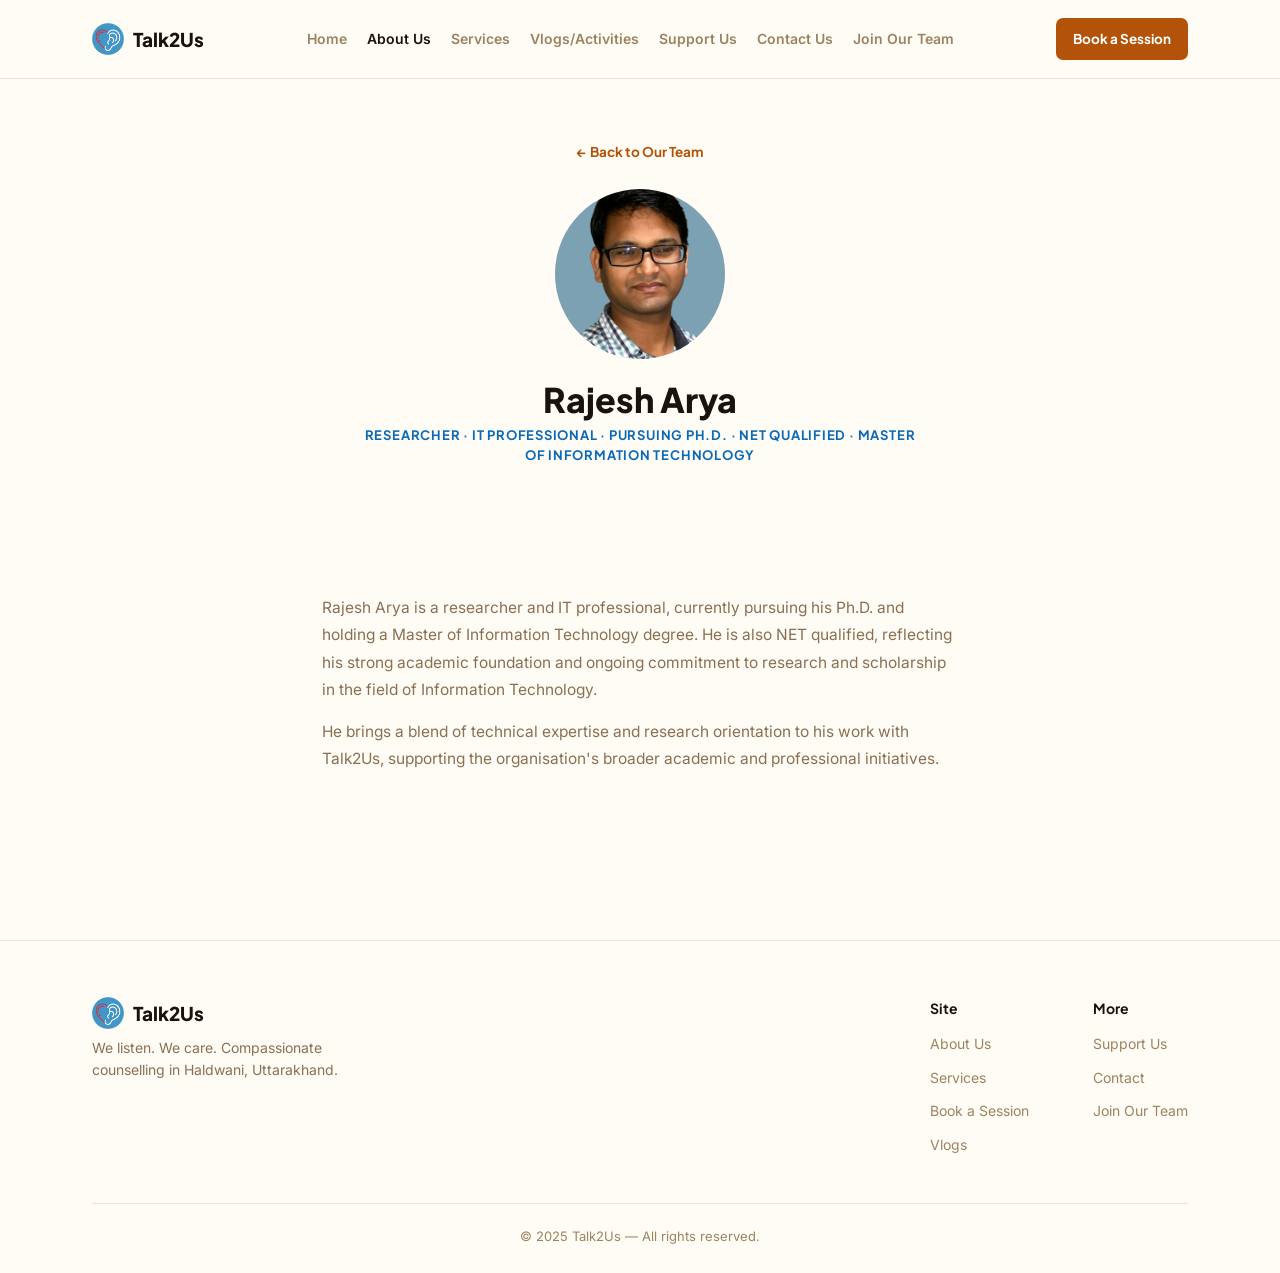
<file: team-rajesh-arya.html>
<!doctype html>
<html lang="en">
<head>
<meta charset="utf-8">
<meta name="viewport" content="width=device-width,initial-scale=1">
<title>Rajesh Arya — Talk2Us</title>
<meta name="description" content="Rajesh Arya — Researcher and IT Professional at Talk2Us, Haldwani.">
<link rel="icon" type="image/png" href="assets/favicon.png">
<link rel="stylesheet" href="style.css">
</head>
<body>

<header class="site-header">
  <div class="wrap">
    <a href="index.html" class="logo"><img class="logo-icon" src="assets/talk2us-logo.png" alt="">Talk2Us</a>
    <button class="nav-toggle" aria-label="Toggle menu" aria-expanded="false">☰</button>
    <nav class="primary">
      <a href="index.html">Home</a>
      <a href="about.html" class="current">About Us</a>
      <a href="services.html">Services</a>
      <a href="vlogs.html">Vlogs/Activities</a>
      <a href="donate.html">Support Us</a>
      <a href="contact.html">Contact Us</a>
      <a href="join.html">Join Our Team</a>
      <div class="mobile-actions">
        <a href="donate.html" class="btn btn-outline">Donate</a>
        <a href="booking.html" class="btn btn-primary">Book a Session</a>
      </div>
    </nav>
    <div class="header-actions">
      <a href="booking.html" class="btn btn-primary btn-sm">Book a Session</a>
    </div>
  </div>
</header>

<section class="profile-hero">
  <div class="wrap">
    <a href="about.html" class="back-link">← Back to Our Team</a>
    <div class="profile-avatar" style="margin-top:24px;">
      <img src="assets/Rajesh Arya.png" alt="Rajesh Arya">
    </div>
    <h1>Rajesh Arya</h1>
    <p class="profile-role">Researcher · IT Professional · Pursuing Ph.D. · NET Qualified · Master of Information Technology</p>
  </div>
</section>

<section>
  <div class="profile-body">
    <p>Rajesh Arya is a researcher and IT professional, currently pursuing his Ph.D. and holding a Master of Information Technology degree. He is also NET qualified, reflecting his strong academic foundation and ongoing commitment to research and scholarship in the field of Information Technology.</p>
    <p>He brings a blend of technical expertise and research orientation to his work with Talk2Us, supporting the organisation's broader academic and professional initiatives.</p>
  </div>
</section>

<footer class="site-footer">
  <div class="wrap">
    <div class="footer-top">
      <div class="footer-brand-block">
        <a href="index.html" class="logo"><img class="logo-icon" src="assets/talk2us-logo.png" alt="">Talk2Us</a>
        <p>We listen. We care. Compassionate counselling in Haldwani, Uttarakhand.</p>
      </div>
      <div class="footer-cols">
        <div class="footer-col">
          <h4>Site</h4>
          <a href="about.html">About Us</a>
          <a href="services.html">Services</a>
          <a href="booking.html">Book a Session</a>
          <a href="vlogs.html">Vlogs</a>
        </div>
        <div class="footer-col">
          <h4>More</h4>
          <a href="donate.html">Support Us</a>
          <a href="contact.html">Contact</a>
          <a href="join.html">Join Our Team</a>
        </div>
      </div>
    </div>
    <div class="footer-bottom">© 2025 Talk2Us — All rights reserved.</div>
  </div>
</footer>

<script src="script.js"></script>
</body>
</html>
</file>
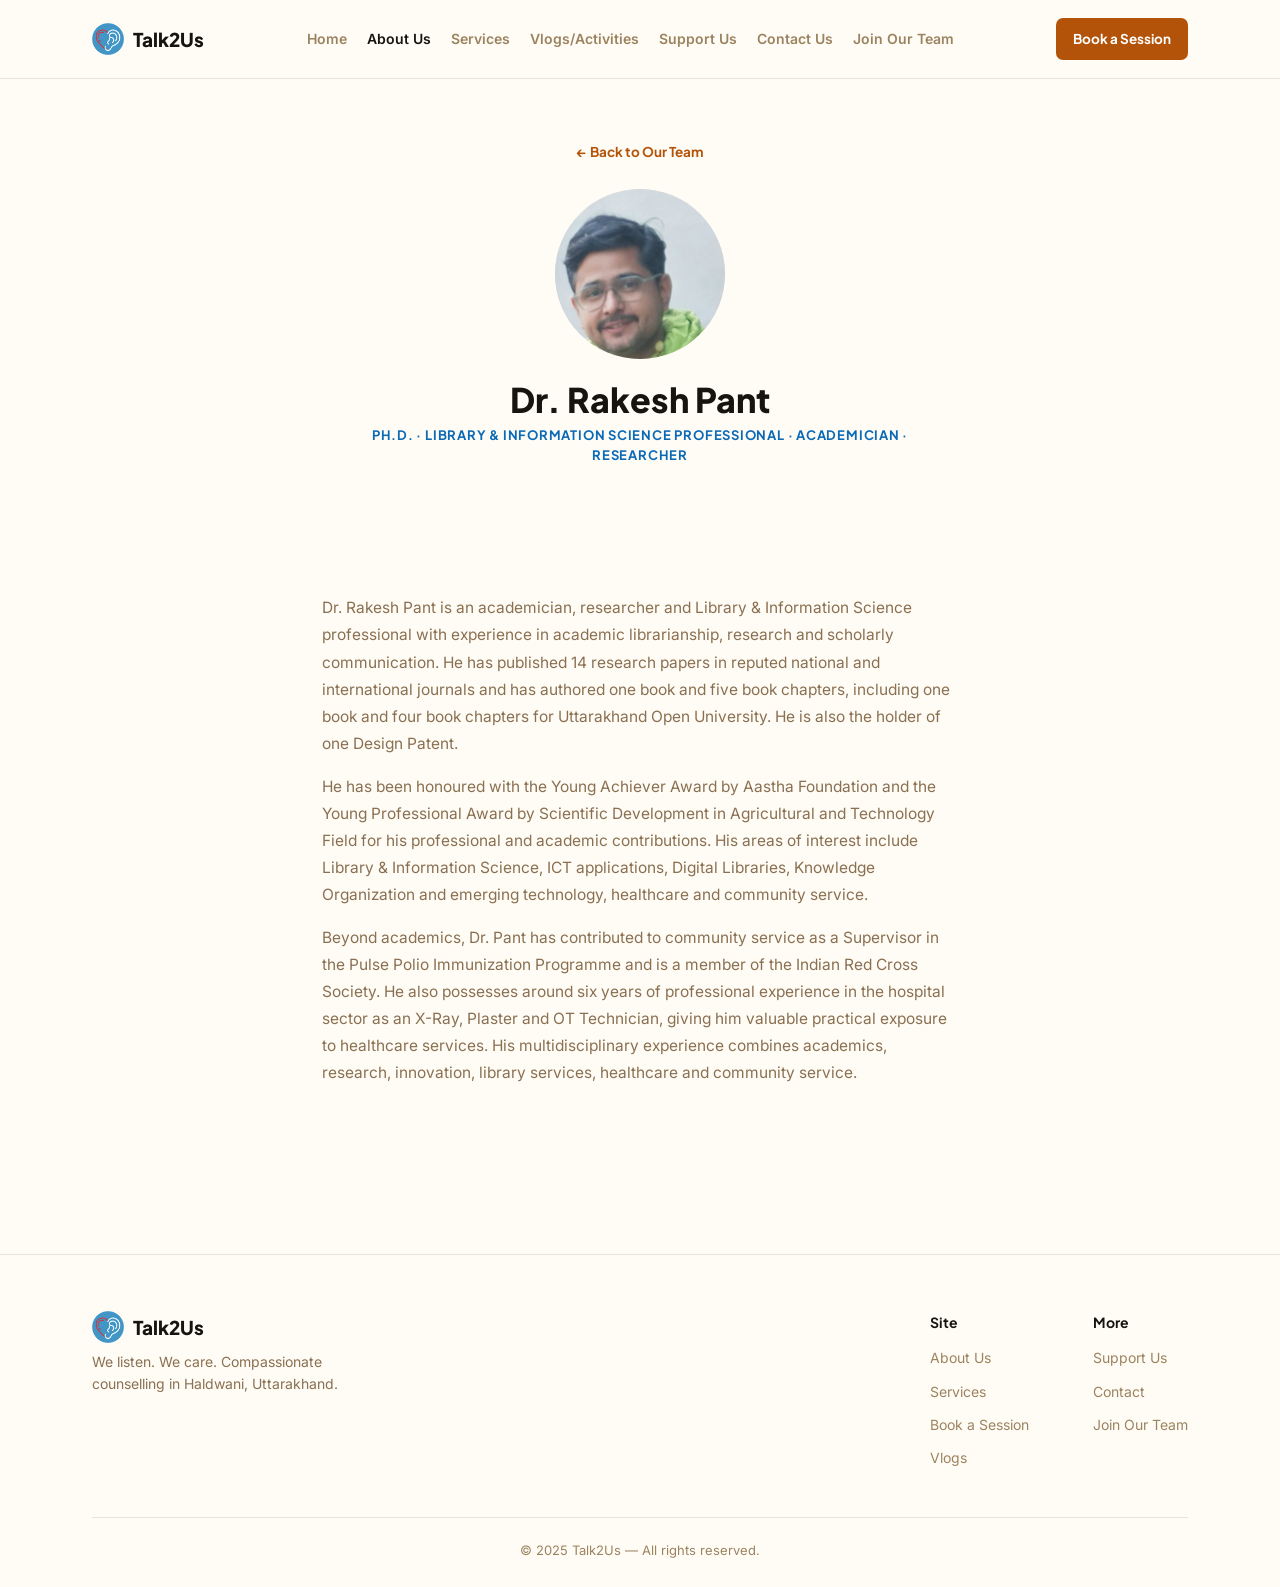
<file: team-rakesh-pant.html>
<!doctype html>
<html lang="en">
<head>
<meta charset="utf-8">
<meta name="viewport" content="width=device-width,initial-scale=1">
<title>Dr. Rakesh Pant — Talk2Us</title>
<meta name="description" content="Dr. Rakesh Pant, Ph.D. — Library & Information Science professional, academician and researcher at Talk2Us.">
<link rel="icon" type="image/png" href="assets/favicon.png">
<link rel="stylesheet" href="style.css">
</head>
<body>

<header class="site-header">
  <div class="wrap">
    <a href="index.html" class="logo"><img class="logo-icon" src="assets/talk2us-logo.png" alt="">Talk2Us</a>
    <button class="nav-toggle" aria-label="Toggle menu" aria-expanded="false">☰</button>
    <nav class="primary">
      <a href="index.html">Home</a>
      <a href="about.html" class="current">About Us</a>
      <a href="services.html">Services</a>
      <a href="vlogs.html">Vlogs/Activities</a>
      <a href="donate.html">Support Us</a>
      <a href="contact.html">Contact Us</a>
      <a href="join.html">Join Our Team</a>
      <div class="mobile-actions">
        <a href="donate.html" class="btn btn-outline">Donate</a>
        <a href="booking.html" class="btn btn-primary">Book a Session</a>
      </div>
    </nav>
    <div class="header-actions">
      <a href="booking.html" class="btn btn-primary btn-sm">Book a Session</a>
    </div>
  </div>
</header>

<section class="profile-hero">
  <div class="wrap">
    <a href="about.html" class="back-link">← Back to Our Team</a>
    <div class="profile-avatar" style="margin-top:24px;">
      <img src="assets/Dr Rakesh Pant.jpeg" alt="Dr. Rakesh Pant">
    </div>
    <h1>Dr. Rakesh Pant</h1>
    <p class="profile-role">Ph.D. · Library &amp; Information Science Professional · Academician · Researcher</p>
  </div>
</section>

<section>
  <div class="profile-body">
    <p>Dr. Rakesh Pant is an academician, researcher and Library &amp; Information Science professional with experience in academic librarianship, research and scholarly communication. He has published 14 research papers in reputed national and international journals and has authored one book and five book chapters, including one book and four book chapters for Uttarakhand Open University. He is also the holder of one Design Patent.</p>
    <p>He has been honoured with the Young Achiever Award by Aastha Foundation and the Young Professional Award by Scientific Development in Agricultural and Technology Field for his professional and academic contributions. His areas of interest include Library &amp; Information Science, ICT applications, Digital Libraries, Knowledge Organization and emerging technology, healthcare and community service.</p>
    <p>Beyond academics, Dr. Pant has contributed to community service as a Supervisor in the Pulse Polio Immunization Programme and is a member of the Indian Red Cross Society. He also possesses around six years of professional experience in the hospital sector as an X-Ray, Plaster and OT Technician, giving him valuable practical exposure to healthcare services. His multidisciplinary experience combines academics, research, innovation, library services, healthcare and community service.</p>
  </div>
</section>

<footer class="site-footer">
  <div class="wrap">
    <div class="footer-top">
      <div class="footer-brand-block">
        <a href="index.html" class="logo"><img class="logo-icon" src="assets/talk2us-logo.png" alt="">Talk2Us</a>
        <p>We listen. We care. Compassionate counselling in Haldwani, Uttarakhand.</p>
      </div>
      <div class="footer-cols">
        <div class="footer-col">
          <h4>Site</h4>
          <a href="about.html">About Us</a>
          <a href="services.html">Services</a>
          <a href="booking.html">Book a Session</a>
          <a href="vlogs.html">Vlogs</a>
        </div>
        <div class="footer-col">
          <h4>More</h4>
          <a href="donate.html">Support Us</a>
          <a href="contact.html">Contact</a>
          <a href="join.html">Join Our Team</a>
        </div>
      </div>
    </div>
    <div class="footer-bottom">© 2025 Talk2Us — All rights reserved.</div>
  </div>
</footer>

<script src="script.js"></script>
</body>
</html>
</file>
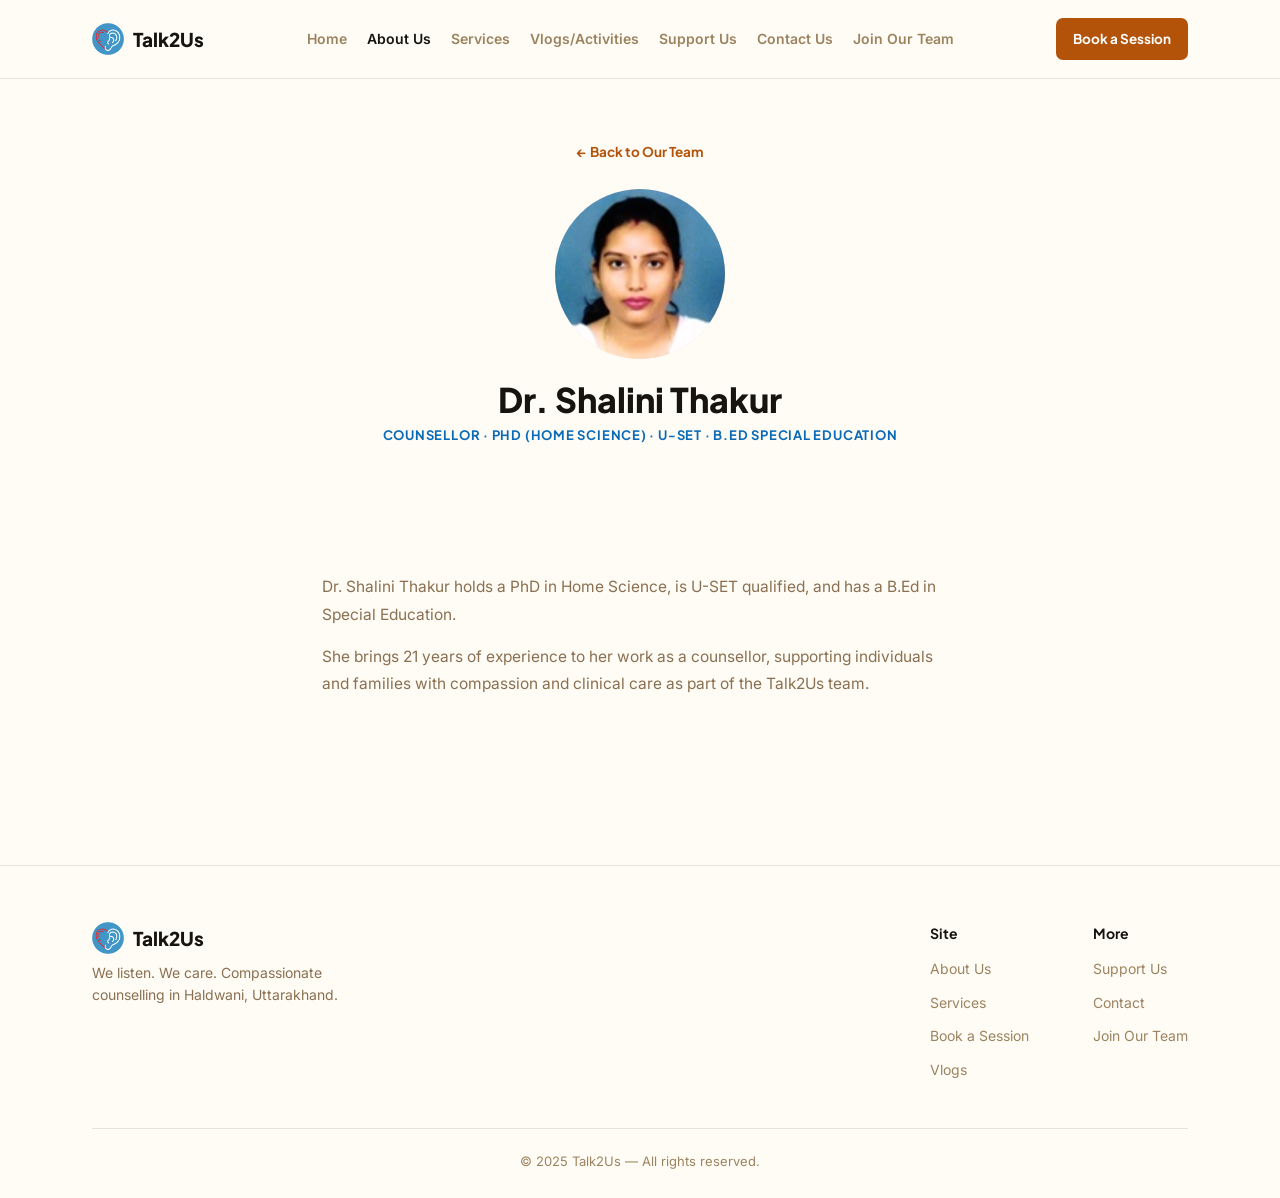
<file: team-shalini-thakur.html>
<!doctype html>
<html lang="en">
<head>
<meta charset="utf-8">
<meta name="viewport" content="width=device-width,initial-scale=1">
<title>Dr. Shalini Thakur — Talk2Us</title>
<meta name="description" content="Dr. Shalini Thakur, Counsellor at Talk2Us — Haldwani, Uttarakhand.">
<link rel="icon" type="image/png" href="assets/favicon.png">
<link rel="stylesheet" href="style.css">
</head>
<body>

<header class="site-header">
  <div class="wrap">
    <a href="index.html" class="logo"><img class="logo-icon" src="assets/talk2us-logo.png" alt="">Talk2Us</a>
    <button class="nav-toggle" aria-label="Toggle menu" aria-expanded="false">☰</button>
    <nav class="primary">
      <a href="index.html">Home</a>
      <a href="about.html" class="current">About Us</a>
      <a href="services.html">Services</a>
      <a href="vlogs.html">Vlogs/Activities</a>
      <a href="donate.html">Support Us</a>
      <a href="contact.html">Contact Us</a>
      <a href="join.html">Join Our Team</a>
      <div class="mobile-actions">
        <a href="donate.html" class="btn btn-outline">Donate</a>
        <a href="booking.html" class="btn btn-primary">Book a Session</a>
      </div>
    </nav>
    <div class="header-actions">
      <a href="booking.html" class="btn btn-primary btn-sm">Book a Session</a>
    </div>
  </div>
</header>

<section class="profile-hero">
  <div class="wrap">
    <a href="about.html" class="back-link">← Back to Our Team</a>
    <div class="profile-avatar" style="margin-top:24px;">
      <img src="assets/Dr. Shalini Thakur.png" alt="Dr. Shalini Thakur">
    </div>
    <h1>Dr. Shalini Thakur</h1>
    <p class="profile-role">Counsellor · PhD (Home Science) · U-SET · B.Ed Special Education</p>
  </div>
</section>

<section>
  <div class="profile-body">
    <p>Dr. Shalini Thakur holds a PhD in Home Science, is U-SET qualified, and has a B.Ed in Special Education.</p>
    <p>She brings 21 years of experience to her work as a counsellor, supporting individuals and families with compassion and clinical care as part of the Talk2Us team.</p>
  </div>
</section>

<footer class="site-footer">
  <div class="wrap">
    <div class="footer-top">
      <div class="footer-brand-block">
        <a href="index.html" class="logo"><img class="logo-icon" src="assets/talk2us-logo.png" alt="">Talk2Us</a>
        <p>We listen. We care. Compassionate counselling in Haldwani, Uttarakhand.</p>
      </div>
      <div class="footer-cols">
        <div class="footer-col">
          <h4>Site</h4>
          <a href="about.html">About Us</a>
          <a href="services.html">Services</a>
          <a href="booking.html">Book a Session</a>
          <a href="vlogs.html">Vlogs</a>
        </div>
        <div class="footer-col">
          <h4>More</h4>
          <a href="donate.html">Support Us</a>
          <a href="contact.html">Contact</a>
          <a href="join.html">Join Our Team</a>
        </div>
      </div>
    </div>
    <div class="footer-bottom">© 2025 Talk2Us — All rights reserved.</div>
  </div>
</footer>

<script src="script.js"></script>
</body>
</html>
</file>
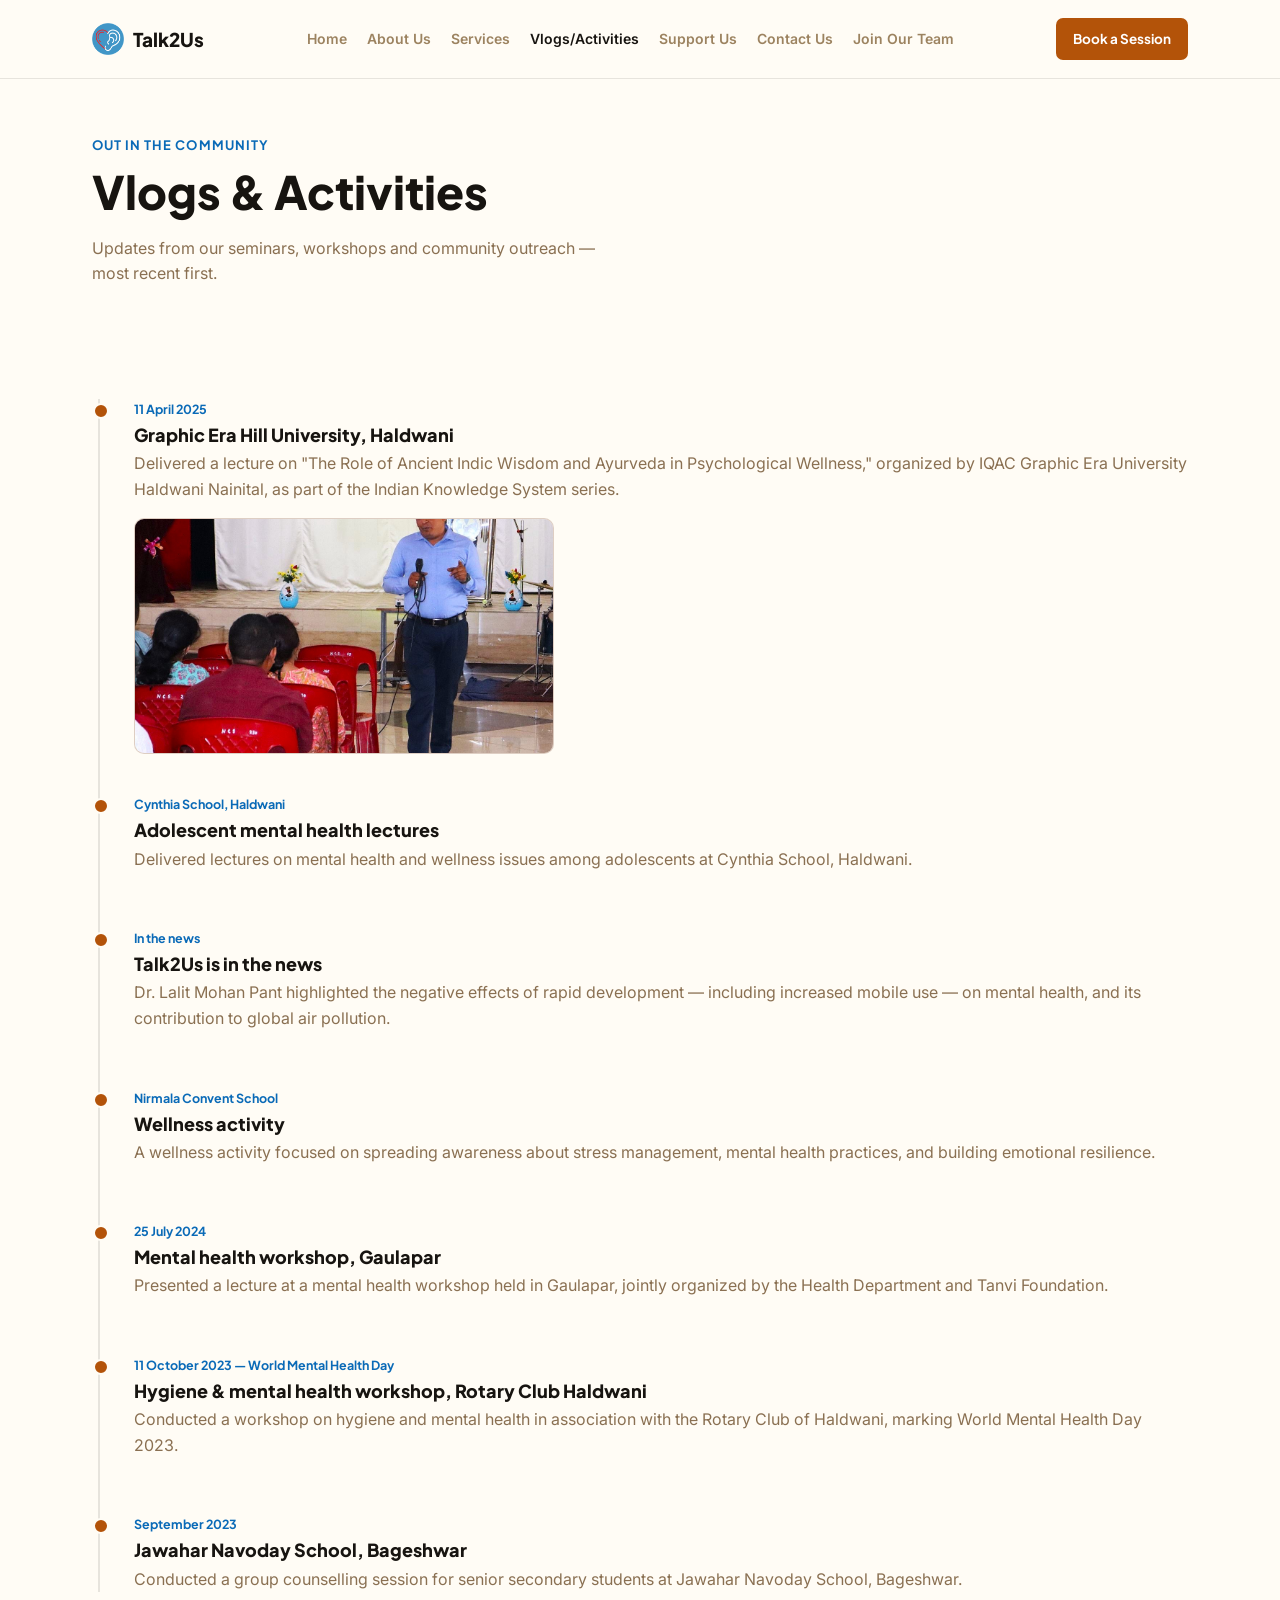
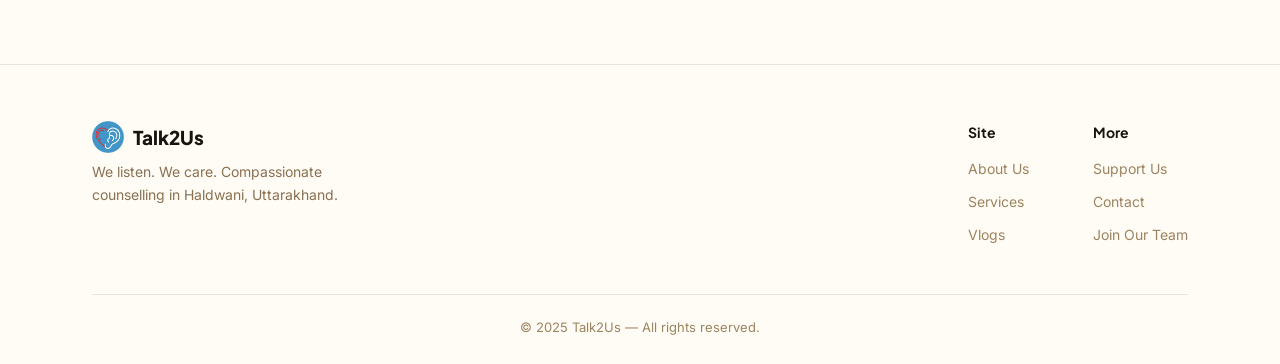
<file: vlogs.html>
<!doctype html>
<html lang="en">
<head>
<meta charset="utf-8">
<meta name="viewport" content="width=device-width,initial-scale=1">
<title>Vlogs &amp; Activities — Talk2Us</title>
<meta name="description" content="Seminars, workshops and community outreach from Talk2Us across Haldwani and Uttarakhand.">
<link rel="icon" type="image/png" href="assets/favicon.png">
<link rel="stylesheet" href="style.css">
</head>
<body>

<header class="site-header">
  <div class="wrap">
    <a href="index.html" class="logo"><img class="logo-icon" src="assets/talk2us-logo.png" alt="">Talk2Us</a>
    <button class="nav-toggle" aria-label="Toggle menu" aria-expanded="false">☰</button>
    <nav class="primary">
      <a href="index.html">Home</a>
      <a href="about.html">About Us</a>
      <a href="services.html">Services</a>
      <a href="vlogs.html" class="current">Vlogs/Activities</a>
      <a href="donate.html">Support Us</a>
      <a href="contact.html">Contact Us</a>
      <a href="join.html">Join Our Team</a>
      <div class="mobile-actions">
        <a href="donate.html" class="btn btn-outline">Donate</a>
        <a href="booking.html" class="btn btn-primary">Book a Session</a>
      </div>
    </nav>
    <div class="header-actions">
      <a href="booking.html" class="btn btn-primary btn-sm">Book a Session</a>
    </div>
  </div>
</header>

<section class="page-hero">
  <div class="wrap">
    <span class="eyebrow">Out in the Community</span>
    <h1>Vlogs &amp; Activities</h1>
    <p>Updates from our seminars, workshops and community outreach — most recent first.</p>
  </div>
</section>

<section class="tight">
  <div class="wrap">
    <div id="published-activities" aria-live="polite"></div>
    <div class="timeline">

      <div class="tl-item">
        <span class="tl-date">11 April 2025</span>
        <h3>Graphic Era Hill University, Haldwani</h3>
        <p>Delivered a lecture on "The Role of Ancient Indic Wisdom and Ayurveda in Psychological Wellness," organized by IQAC Graphic Era University Haldwani Nainital, as part of the Indian Knowledge System series.</p>
        <div class="tl-photo"><img src="assets/hero-2.jpg" alt="Talk2Us lecture at Graphic Era Hill University"></div>
      </div>

      <div class="tl-item">
        <span class="tl-date">Cynthia School, Haldwani</span>
        <h3>Adolescent mental health lectures</h3>
        <p>Delivered lectures on mental health and wellness issues among adolescents at Cynthia School, Haldwani.</p>
      </div>

      <div class="tl-item">
        <span class="tl-date">In the news</span>
        <h3>Talk2Us is in the news</h3>
        <p>Dr. Lalit Mohan Pant highlighted the negative effects of rapid development — including increased mobile use — on mental health, and its contribution to global air pollution.</p>
      </div>

      <div class="tl-item">
        <span class="tl-date">Nirmala Convent School</span>
        <h3>Wellness activity</h3>
        <p>A wellness activity focused on spreading awareness about stress management, mental health practices, and building emotional resilience.</p>
      </div>

      <div class="tl-item">
        <span class="tl-date">25 July 2024</span>
        <h3>Mental health workshop, Gaulapar</h3>
        <p>Presented a lecture at a mental health workshop held in Gaulapar, jointly organized by the Health Department and Tanvi Foundation.</p>
      </div>

      <div class="tl-item">
        <span class="tl-date">11 October 2023 — World Mental Health Day</span>
        <h3>Hygiene &amp; mental health workshop, Rotary Club Haldwani</h3>
        <p>Conducted a workshop on hygiene and mental health in association with the Rotary Club of Haldwani, marking World Mental Health Day 2023.</p>
      </div>

      <div class="tl-item">
        <span class="tl-date">September 2023</span>
        <h3>Jawahar Navoday School, Bageshwar</h3>
        <p>Conducted a group counselling session for senior secondary students at Jawahar Navoday School, Bageshwar.</p>
      </div>

    </div>
  </div>
</section>

<footer class="site-footer">
  <div class="wrap">
    <div class="footer-top">
      <div class="footer-brand-block">
        <a href="index.html" class="logo"><img class="logo-icon" src="assets/talk2us-logo.png" alt="">Talk2Us</a>
        <p>We listen. We care. Compassionate counselling in Haldwani, Uttarakhand.</p>
      </div>
      <div class="footer-cols">
        <div class="footer-col">
          <h4>Site</h4>
          <a href="about.html">About Us</a>
          <a href="services.html">Services</a>
          <a href="vlogs.html">Vlogs</a>
        </div>
        <div class="footer-col">
          <h4>More</h4>
          <a href="donate.html">Support Us</a>
          <a href="contact.html">Contact</a>
          <a href="join.html">Join Our Team</a>
        </div>
      </div>
    </div>
    <div class="footer-bottom">© 2025 Talk2Us — All rights reserved.</div>
  </div>
</footer>

<script src="script.js"></script>
<script src="activities.js?v=20261019-1" defer></script>
</body>
</html>
</file>
<file: style.css>
/* =========================================================
   Talk2Us — rebuilt to match the Airo Builder design
   ========================================================= */

@import url('https://fonts.googleapis.com/css2?family=Plus+Jakarta+Sans:wght@500;700;800&family=Inter:wght@400;500;600&display=swap');

:root{
  --cream: #FFFCF5;
  --peach: #E7C0A1;
  --rust: #B35309;
  --rust-dark: #8F4207;
  --blue: #0A6AB7;
  --green: #63CB9A;
  --ink: #171410;
  --muted: #8A7052;
  --muted-2: #9C8360;
  --line: rgba(23,20,16,0.10);
  --card: #FFFCF5;

  --display: 'Plus Jakarta Sans', -apple-system, sans-serif;
  --body: 'Inter', -apple-system, sans-serif;

  --max: 1160px;
}

*{box-sizing:border-box;}
html{scroll-behavior:smooth;}
html, body{overflow-x:hidden; width:100%;}
body{
  margin:0;
  font-family:var(--body);
  color:var(--muted);
  background:var(--cream);
  line-height:1.6;
  -webkit-font-smoothing:antialiased;
}
img{max-width:100%;display:block;}
a{color:inherit;}
h1,h2,h3{font-family:var(--display);font-weight:800;line-height:1.12;color:var(--ink);margin:0 0 .4em;}
p{margin:0 0 1em;}
.wrap{max-width:var(--max);margin:0 auto;padding:0 32px;}

/* ---------- pill badge / eyebrow ---------- */
.pill{
  display:inline-flex; align-items:center; gap:8px; flex-wrap:wrap;
  background:#F5E3D8; border:1px solid var(--line);
  border-radius:20px; padding:7px 16px 7px 12px;
  font-size:13.5px; font-weight:600; color:var(--rust);
  max-width:100%;
}
.pill .dot{width:7px; height:7px; border-radius:50%; background:var(--blue);}
.eyebrow{
  font-family:var(--display); font-weight:700; font-size:13px;
  letter-spacing:.08em; text-transform:uppercase; color:var(--blue);
  display:block; margin-bottom:10px;
}

/* ---------- header ---------- */
.site-header{
  position:sticky; top:0; z-index:50;
  background:rgba(255,252,245,0.92);
  backdrop-filter:blur(6px);
  border-bottom:1px solid var(--line);
}
.site-header .wrap{display:flex; align-items:center; justify-content:space-between; height:78px; gap:20px;}
.logo{display:flex; align-items:center; gap:9px; text-decoration:none; font-family:var(--display); font-weight:800; font-size:19px; color:var(--ink);}
.logo .logo-icon{width:32px; height:32px; display:block; flex-shrink:0;}
.logo .mark{width:26px; height:26px; border-radius:9px 4px 9px 4px; background:var(--green); display:inline-block;}
nav.primary{display:flex; gap:20px; align-items:center;}
nav.primary a{color:var(--muted-2); text-decoration:none; font-size:14px; font-weight:600; transition:color .15s ease; white-space:nowrap;}
nav.primary a:hover, nav.primary a:focus-visible{color:var(--ink);}
nav.primary a.current{color:var(--ink);}
.header-actions{display:flex; align-items:center; gap:10px;}
.nav-toggle{display:none;}
.mobile-actions{display:none;}

@media (max-width:1080px){
  .site-header .wrap{padding:0 20px;}
  nav.primary{
    position:fixed; inset:72px 0 0 0; background:var(--cream);
    flex-direction:column; align-items:stretch; gap:0; padding:8px 20px 24px;
    transform:translateY(-8px); opacity:0; pointer-events:none;
    transition:opacity .18s ease, transform .18s ease; overflow-y:auto;
    z-index:60;
  }
  nav.primary.open{opacity:1; transform:translateY(0); pointer-events:auto;}
  nav.primary > a{padding:16px 2px; border-bottom:1px solid var(--line); width:100%; font-size:16.5px; display:block; white-space:normal;}
  nav.primary .mobile-actions{display:flex; flex-direction:column; gap:12px; margin-top:20px;}
  nav.primary .mobile-actions a.btn{width:100%; justify-content:center; border-bottom:none; padding:14px 22px;}
  .nav-toggle{display:block; background:none; border:0; color:var(--ink); font-size:22px; cursor:pointer; padding:6px; line-height:1; flex-shrink:0;}
  .header-actions{display:none;}
  .logo{font-size:17px;}
}
@media (max-width:420px){
  .wrap{padding:0 18px;}
  .hero h1{font-size:30px;}
  .hero p.lede{font-size:16px;}
  section{padding:56px 0;}
  section.tight{padding:40px 0;}
  .steps-grid, .pricing-grid, .offer-grid, .services-grid, .team-grid{gap:16px;}
  .hero-logo-panel{background:#F5E3D8; border-radius:18px; aspect-ratio:4/3.1; display:flex; align-items:center; justify-content:center;}
.hero-media .hero-logo-panel img{width:auto; height:78%; aspect-ratio:1/1; border-radius:50%; object-fit:contain; box-shadow:0 18px 40px rgba(23,20,16,.14);}
.stat-card{max-width:150px; padding:12px 14px;}
  .stat-card .num{font-size:20px;}
}

/* ---------- buttons ---------- */
.btn{
  display:inline-flex; align-items:center; gap:8px;
  font-family:var(--display); font-weight:700; font-size:14.5px;
  padding:13px 22px; border-radius:9px;
  text-decoration:none; cursor:pointer; border:1.5px solid transparent;
  transition:transform .12s ease, background .15s ease, box-shadow .2s ease, border-color .15s ease;
}
.btn:active{transform:translateY(1px);}
.btn-primary{background:var(--rust); color:#fff;}
.btn-primary:hover{background:var(--rust-dark);}
.btn-outline-blue{background:transparent; color:var(--blue); border-color:var(--blue);}
.btn-outline-blue:hover{background:rgba(10,106,183,.06);}
.btn-outline{background:transparent; color:var(--ink); border-color:var(--line);}
.btn-outline:hover{border-color:var(--ink);}
.btn-white{background:#fff; color:var(--rust);}
.btn-white:hover{background:#fff8f0;}
.btn-sm{padding:9px 16px; font-size:13.5px; border-radius:7px;}

/* ---------- sections ---------- */
section{padding:88px 0;}
section.tight{padding:56px 0;}
.on-peach{background:var(--peach);}
.center{text-align:center;}

/* ---------- hero ---------- */
.hero{padding:0;}
.hero .wrap{display:grid; grid-template-columns:1.1fr 1fr; gap:56px; align-items:center; padding-top:56px; padding-bottom:36px;}
.hero h1{font-size:clamp(34px,4.6vw,52px); letter-spacing:-.01em;}
.hero h1 .accent{color:var(--blue);}
.hero p.lede{font-size:17px; max-width:460px;}
.hero-actions{display:flex; gap:14px; flex-wrap:wrap; margin:26px 0;}
.trust-list{display:flex; flex-wrap:wrap; gap:8px 22px; font-size:14px; color:var(--muted-2);}
.trust-list li{display:flex; align-items:center; gap:7px; list-style:none;}
.trust-list svg{flex-shrink:0;}
.hero-media{position:relative;}
.hero-media img{border-radius:18px; width:100%; aspect-ratio:4/3.1; object-fit:cover;}
.stat-card{
  position:absolute; left:-20px; bottom:-26px; background:#fff;
  border-radius:12px; padding:16px 20px; box-shadow:0 14px 30px rgba(23,20,16,.12);
  max-width:190px;
}
.stat-card .num{font-family:var(--display); font-weight:800; font-size:24px; color:var(--blue); display:block;}
.stat-card .label{font-size:13px; color:var(--muted-2);}
@media (max-width:860px){
  .hero .wrap{grid-template-columns:1fr; padding-top:36px;}
  .hero-media{order:-1;}
  .stat-card{left:16px; bottom:-20px;}
}

/* ---------- about split ---------- */
.about-split{display:grid; grid-template-columns:1fr 1fr; gap:56px; align-items:start;}
.about-split h2{font-size:clamp(28px,3.6vw,38px);}
.about-split .accent{color:var(--rust);}
.feature-rows{display:flex; flex-direction:column; gap:14px;}
.feature-row{
  display:flex; gap:16px; align-items:flex-start;
  background:var(--card); border:1px solid var(--line); border-radius:14px; padding:20px 22px;
}
.feature-row .icon{
  flex-shrink:0; width:44px; height:44px; border-radius:11px; background:#F5E3D8;
  display:flex; align-items:center; justify-content:center; color:var(--rust);
}
.feature-row h3{font-size:16.5px; margin-bottom:4px;}
.feature-row p{font-size:14px; margin:0;}
@media (max-width:840px){.about-split{grid-template-columns:1fr;}}

/* ---------- offer grid + donate banner ---------- */
.offer-grid{display:grid; grid-template-columns:1fr 1fr; gap:20px; margin-top:36px;}
.offer-card{
  background:var(--card); border-radius:16px; padding:26px 24px;
  text-decoration:none; color:var(--ink); position:relative;
  display:flex; flex-direction:column; gap:10px; min-height:170px;
}
.offer-card .icon{width:42px; height:42px; border-radius:10px; background:#F5E3D8; display:flex; align-items:center; justify-content:center; color:var(--blue);}
.offer-card .arrow{position:absolute; top:22px; right:22px; color:var(--rust); font-size:15px;}
.offer-card h3{font-size:18px; margin-bottom:2px;}
.offer-card p{font-size:14px; color:var(--muted); margin:0;}
.donate-banner{
  grid-column:1 / -1; background:var(--rust); border-radius:16px;
  padding:26px 28px; display:flex; align-items:center; justify-content:space-between; gap:24px; flex-wrap:wrap;
}
.donate-banner .left{display:flex; align-items:flex-start; gap:16px;}
.donate-banner .icon{width:42px; height:42px; border-radius:10px; background:rgba(255,255,255,.16); display:flex; align-items:center; justify-content:center; color:#fff; flex-shrink:0;}
.donate-banner h3{color:#fff; font-size:18px; margin-bottom:4px;}
.donate-banner p{color:rgba(255,255,255,.82); font-size:14.5px; margin:0; max-width:480px;}
@media (max-width:760px){.offer-grid{grid-template-columns:1fr;}}

/* ---------- steps ---------- */
.steps-grid{display:grid; grid-template-columns:repeat(3,1fr); gap:24px; margin-top:44px;}
.step-num{font-family:var(--display); font-weight:800; font-size:44px; color:var(--rust); display:block; margin-bottom:10px;}
.step-card{border:1px solid var(--line); border-radius:14px; padding:22px 22px 26px;}
.step-card h3{font-size:18px;}
.step-card p{font-size:14.5px; margin:0;}
@media (max-width:760px){.steps-grid{grid-template-columns:1fr;}}

/* ---------- pricing ---------- */
.pricing-grid{display:grid; grid-template-columns:repeat(3,1fr); gap:22px; margin-top:44px; align-items:stretch;}
.price-card{
  background:var(--card); border-radius:16px; padding:30px 26px;
  display:flex; flex-direction:column; position:relative; border:1px solid var(--line);
}
.price-card.featured{background:var(--rust); border-color:var(--rust); color:#fff;}
.price-card.featured h3, .price-card.featured .amount{color:#fff;}
.price-card.featured p{color:rgba(255,255,255,.85);}
.price-card.featured li{color:rgba(255,255,255,.92);}
.badge-popular{
  position:absolute; top:-13px; left:50%; transform:translateX(-50%);
  background:var(--blue); color:#fff; font-size:12px; font-weight:700;
  padding:5px 14px; border-radius:20px; white-space:nowrap;
}
.price-card h3{font-size:17px; margin-bottom:14px;}
.price-card .amount{font-family:var(--display); font-weight:800; font-size:34px; color:var(--ink);}
.price-card .amount .per{font-family:var(--body); font-weight:500; font-size:14px; color:var(--muted-2);}
.price-card .desc{font-size:14px; margin:14px 0 18px;}
.price-card ul{list-style:none; margin:0 0 26px; padding:0; display:flex; flex-direction:column; gap:10px; flex-grow:1;}
.price-card li{display:flex; gap:8px; font-size:14px; color:var(--muted);}
.price-card .btn{justify-content:center; width:100%;}
.afford-box{
  margin-top:24px; background:var(--card); border-radius:14px; padding:20px 26px;
  display:flex; align-items:center; justify-content:space-between; gap:20px; flex-wrap:wrap;
}
.afford-box .left{display:flex; align-items:center; gap:14px;}
.afford-box .icon{width:38px; height:38px; border-radius:10px; background:#F5E3D8; display:flex; align-items:center; justify-content:center; color:var(--rust); flex-shrink:0;}
.afford-box h3{font-size:15.5px; margin:0 0 2px;}
.afford-box p{font-size:13.5px; margin:0;}
@media (max-width:900px){.pricing-grid{grid-template-columns:1fr;}}

/* ---------- FAQ ---------- */
.faq-layout{display:grid; grid-template-columns:0.8fr 1.2fr; gap:56px; align-items:start;}
.faq-layout h2{font-size:clamp(26px,3.4vw,34px);}
.faq-list{display:flex; flex-direction:column;}
.faq-item{border-bottom:1px solid var(--line); padding:18px 0;}
.faq-item summary{
  list-style:none; cursor:pointer; display:flex; align-items:center; justify-content:space-between;
  font-family:var(--display); font-weight:700; font-size:15.5px; color:var(--ink);
}
.faq-item summary::-webkit-details-marker{display:none;}
.faq-item summary .plus{font-size:20px; color:var(--rust); font-weight:400; transition:transform .15s ease;}
.faq-item[open] summary .plus{transform:rotate(45deg);}
.faq-item p{font-size:14.5px; margin:12px 0 0; max-width:520px;}
@media (max-width:840px){.faq-layout{grid-template-columns:1fr;}}

/* ---------- final CTA / contact split ---------- */
.cta-split{display:grid; grid-template-columns:1fr 1fr; gap:48px; align-items:center;}
.cta-split h2{font-size:clamp(28px,3.8vw,40px);}
.cta-split .trust-list{margin-top:20px;}
.contact-panel{background:#fff; border-radius:18px; padding:30px 28px; box-shadow:0 20px 50px rgba(23,20,16,.10);}
.field{margin-bottom:16px;}
.field label{display:block; font-family:var(--display); font-weight:700; font-size:13.5px; color:var(--ink); margin-bottom:6px;}
.field input, .field textarea, .field select{
  width:100%; border:1px solid var(--line); background:#FBF6EE; border-radius:9px;
  padding:12px 14px; font-family:var(--body); font-size:14.5px; color:var(--ink);
}
.field input::placeholder, .field textarea::placeholder{color:var(--muted-2);}
.field input:focus, .field textarea:focus, .field select:focus{outline:2px solid var(--blue); outline-offset:1px; border-color:var(--blue);}
.contact-panel .btn{width:100%; justify-content:center; margin-top:4px;}
@media (max-width:860px){.cta-split{grid-template-columns:1fr;}}

/* ---------- footer ---------- */
footer.site-footer{background:var(--cream); border-top:1px solid var(--line); padding:56px 0 26px;}
.footer-top{display:flex; justify-content:space-between; gap:40px; flex-wrap:wrap; padding-bottom:36px;}
.footer-brand-block{max-width:260px;}
.footer-brand-block .logo{margin-bottom:8px;}
.footer-brand-block p{font-size:14px; margin:0;}
.footer-cols{display:flex; gap:64px; flex-wrap:wrap;}
.footer-col h4{font-family:var(--display); font-weight:700; font-size:14px; color:var(--ink); margin:0 0 14px;}
.footer-col a{display:block; color:var(--muted-2); text-decoration:none; font-size:14px; margin-bottom:11px;}
.footer-col a:hover{color:var(--rust);}
.footer-bottom{border-top:1px solid var(--line); padding-top:22px; text-align:center; font-size:13px; color:var(--muted-2);}

/* ---------- generic content blocks used on inner pages ---------- */
.section-head{max-width:600px; margin-bottom:36px;}
.divider{border:0; border-top:1px solid var(--line); margin:0;}
.card-plain{background:var(--card); border:1px solid var(--line); border-radius:14px; padding:24px;}
.note-box{border:1px solid var(--line); border-left:3px solid var(--rust); background:#F5E3D8; padding:16px 20px; border-radius:8px; font-size:14px; color:var(--muted); margin-top:24px;}

/* =========================================================
   Inner-page components (About, Services, Booking, Vlogs,
   Donate, Contact) — restyled to match the new tokens above.
   ========================================================= */

.page-hero{padding:56px 0 40px;}
.page-hero h1{font-size:clamp(30px,4.4vw,46px); max-width:640px;}
.page-hero p{max-width:520px; font-size:16px;}

/* pillars (approach section) */
.pillars{display:grid; grid-template-columns:repeat(3,1fr); gap:20px;}
.pillar{background:var(--card); border:1px solid var(--line); border-radius:14px; padding:26px 24px;}
.pillar h3{font-size:17px; margin-bottom:6px;}
.pillar p{font-size:14px; margin:0;}
@media (max-width:760px){.pillars{grid-template-columns:1fr;}}

/* team */
.team-grid{display:grid; grid-template-columns:repeat(3,1fr); gap:20px;}
.team-card{
  background:var(--card); border:1px solid var(--line); border-radius:16px;
  padding:28px 20px; text-decoration:none; color:var(--ink);
  display:flex; flex-direction:column; align-items:center; text-align:center;
  transition:border-color .15s ease, transform .15s ease;
}
.team-card:hover{border-color:var(--rust); transform:translateY(-3px);}
.team-photo{
  width:110px; height:110px; border-radius:50%; overflow:hidden;
  background:#F5E3D8; margin:0 auto 14px; flex-shrink:0;
}
.team-photo img{width:100%; height:100%; object-fit:cover; object-position:top center;}
.team-body{display:flex; flex-direction:column; align-items:center;}
.team-body h3{font-size:16.5px; margin-bottom:2px;}
.team-role{font-family:var(--display); font-weight:700; font-size:11px; color:var(--blue); text-transform:uppercase; letter-spacing:.06em; display:block;}
.team-view{margin-top:12px; font-family:var(--display); font-weight:700; font-size:12.5px; color:var(--rust);}
@media (max-width:980px){.team-grid{grid-template-columns:repeat(2,1fr);}}
@media (max-width:620px){.team-grid{grid-template-columns:1fr;}}

/* individual team member profile pages */
.profile-hero{padding:60px 0 20px; text-align:center;}
.profile-avatar{width:170px; height:170px; border-radius:50%; overflow:hidden; margin:0 auto 22px; background:#F5E3D8;}
.profile-avatar img{width:100%; height:100%; object-fit:cover; object-position:top center;}
.profile-hero h1{margin-bottom:6px; font-size:clamp(26px,3.4vw,34px);}
.profile-role{color:var(--blue); font-family:var(--display); font-weight:700; font-size:13px; text-transform:uppercase; letter-spacing:.06em; max-width:560px; margin:0 auto;}
.profile-body{max-width:700px; margin:0 auto; padding:20px 32px 64px;}
.profile-body p{font-size:15.5px; color:var(--muted); line-height:1.75;}
.back-link{display:inline-flex; align-items:center; gap:6px; font-family:var(--display); font-weight:700; font-size:13.5px; color:var(--rust); text-decoration:none;}
.back-link:hover{color:var(--rust-dark);}

/* values */
.values{display:flex; flex-wrap:wrap; gap:10px;}
.value-chip{font-family:var(--display); font-weight:700; font-size:12.5px; color:var(--rust); background:#F5E3D8; border-radius:20px; padding:8px 16px;}

/* services grid (reuses offer-card look) */
.services-grid{display:grid; grid-template-columns:repeat(3,1fr); gap:20px;}
.service-card{background:var(--card); border:1px solid var(--line); border-radius:16px; padding:24px 22px; text-decoration:none; color:var(--ink); display:flex; flex-direction:column; gap:10px; transition:border-color .15s ease, transform .15s ease;}
.service-card:hover{border-color:var(--rust); transform:translateY(-3px);}
.service-card h3{font-size:17px; margin:0;}
.service-card p{font-size:14px; margin:0; color:var(--muted);}
.service-card .arrow{margin-top:auto; font-family:var(--display); font-weight:700; font-size:13px; color:var(--rust);}
@media (max-width:900px){.services-grid{grid-template-columns:repeat(2,1fr);}}
@media (max-width:600px){.services-grid{grid-template-columns:1fr;}}

/* timeline (vlogs) */
.timeline{border-left:2px solid var(--line); margin-left:6px;}
.tl-item{position:relative; padding:0 0 40px 34px;}
.tl-item::before{content:''; position:absolute; left:-7px; top:4px; width:12px; height:12px; border-radius:50%; background:var(--rust); border:2px solid var(--cream);}
.tl-item:last-child{padding-bottom:0;}
.tl-date{font-family:var(--display); font-weight:700; font-size:12.5px; color:var(--blue); display:block; margin-bottom:6px;}
.tl-item h3{font-size:18px; margin-bottom:6px;}
.tl-photo{margin-top:14px; aspect-ratio:16/9; max-width:420px; background:#F5E3D8; border:1px solid var(--line); border-radius:10px; display:flex; align-items:center; justify-content:center; color:var(--muted); font-size:12px; overflow:hidden;}
.tl-photo img{width:100%; height:100%; object-fit:cover;}

/* booking */
.booking-panel{background:var(--ink); color:var(--cream); border-radius:18px; padding:40px; display:grid; grid-template-columns:1fr 1fr; gap:40px;}
.booking-panel h2{color:#fff;}
.booking-panel > div > p{color:rgba(255,252,245,.7);}
.slot-grid{display:grid; grid-template-columns:repeat(3,1fr); gap:10px; margin-top:18px;}
.slot{font-family:var(--display); font-weight:700; font-size:13px; text-align:center; padding:11px 6px; border:1px solid rgba(255,252,245,.25); border-radius:8px; background:transparent; color:#fff; cursor:pointer; transition:background .15s ease, border-color .15s ease;}
.slot:hover, .slot:focus-visible{border-color:var(--rust); background:rgba(179,83,9,.18);}
.slot.selected{background:var(--rust); border-color:var(--rust); color:#fff;}
.booking-panel label{font-size:13px; font-family:var(--display); font-weight:700; color:rgba(255,252,245,.75); display:block; margin-bottom:6px;}
.booking-panel input, .booking-panel select, .booking-panel textarea{width:100%; background:rgba(255,252,245,.08); border:1px solid rgba(255,252,245,.25); border-radius:8px; padding:11px 12px; color:#fff; font-family:var(--body); font-size:14.5px;}
.booking-panel input::placeholder, .booking-panel textarea::placeholder{color:rgba(255,252,245,.4);}
.booking-panel input:focus, .booking-panel select:focus, .booking-panel textarea:focus{outline:2px solid var(--rust); outline-offset:1px;}
@media (max-width:760px){.booking-panel{grid-template-columns:1fr; padding:28px;}}

/* donate */
.donate-grid{display:grid; grid-template-columns:1fr 1fr; gap:40px;}
.qr-card{background:var(--card); border:1px solid var(--line); border-radius:16px; padding:28px; text-align:center;}
.qr-box{aspect-ratio:1; max-width:220px; margin:0 auto 16px; background:#F5E3D8; border-radius:10px; overflow:hidden; display:flex; align-items:center; justify-content:center; color:var(--muted); font-size:12px; padding:0;}
.qr-box img{width:100%; height:100%; object-fit:contain; background:#fff;}
@media (max-width:760px){.donate-grid{grid-template-columns:1fr;}}

/* contact */
.contact-grid{display:grid; grid-template-columns:1fr 1fr; gap:40px; align-items:start;}
.contact-list{list-style:none; margin:0; padding:0; display:flex; flex-direction:column; gap:18px;}
.contact-list li{padding-bottom:16px; border-bottom:1px solid var(--line);}
.contact-list .label{font-family:var(--display); font-weight:700; font-size:12px; text-transform:uppercase; letter-spacing:.06em; color:var(--blue); display:block; margin-bottom:4px;}
.contact-list a{text-decoration:none; color:var(--ink); font-weight:600;}
.map-frame{border:1px solid var(--line); border-radius:14px; overflow:hidden; aspect-ratio:4/3;}
.map-frame iframe{width:100%; height:100%; border:0;}
@media (max-width:800px){.contact-grid{grid-template-columns:1fr;}}

@media (prefers-reduced-motion: reduce){
  html{scroll-behavior:auto;}
  *{transition:none !important;}
}

/* Homepage hero: preserve the intended two-line heading on desktop. */
@media (min-width: 768px) {
  .hero h1 .hero-heading-line { display: block; white-space: nowrap; }
}
@media (max-width: 767px) {
  .hero h1 .hero-heading-line { display: block; }
}
</file>
